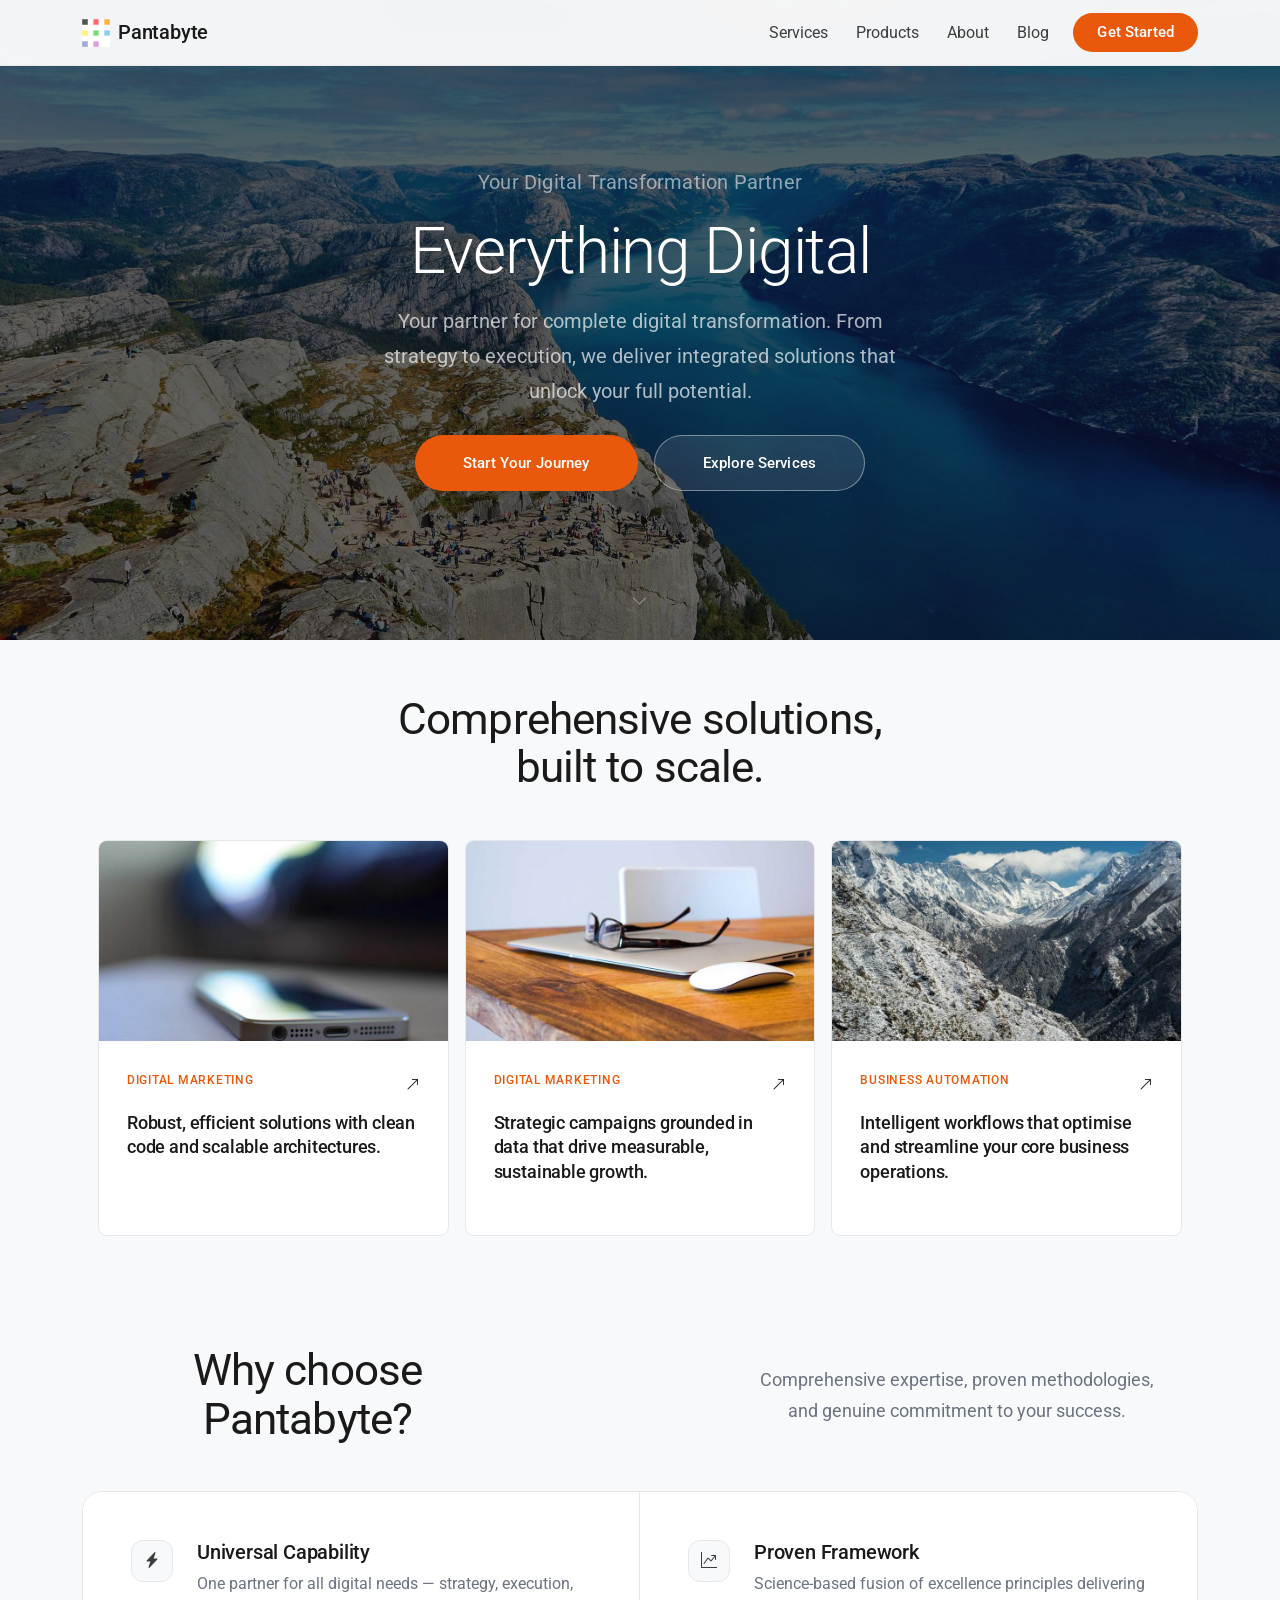
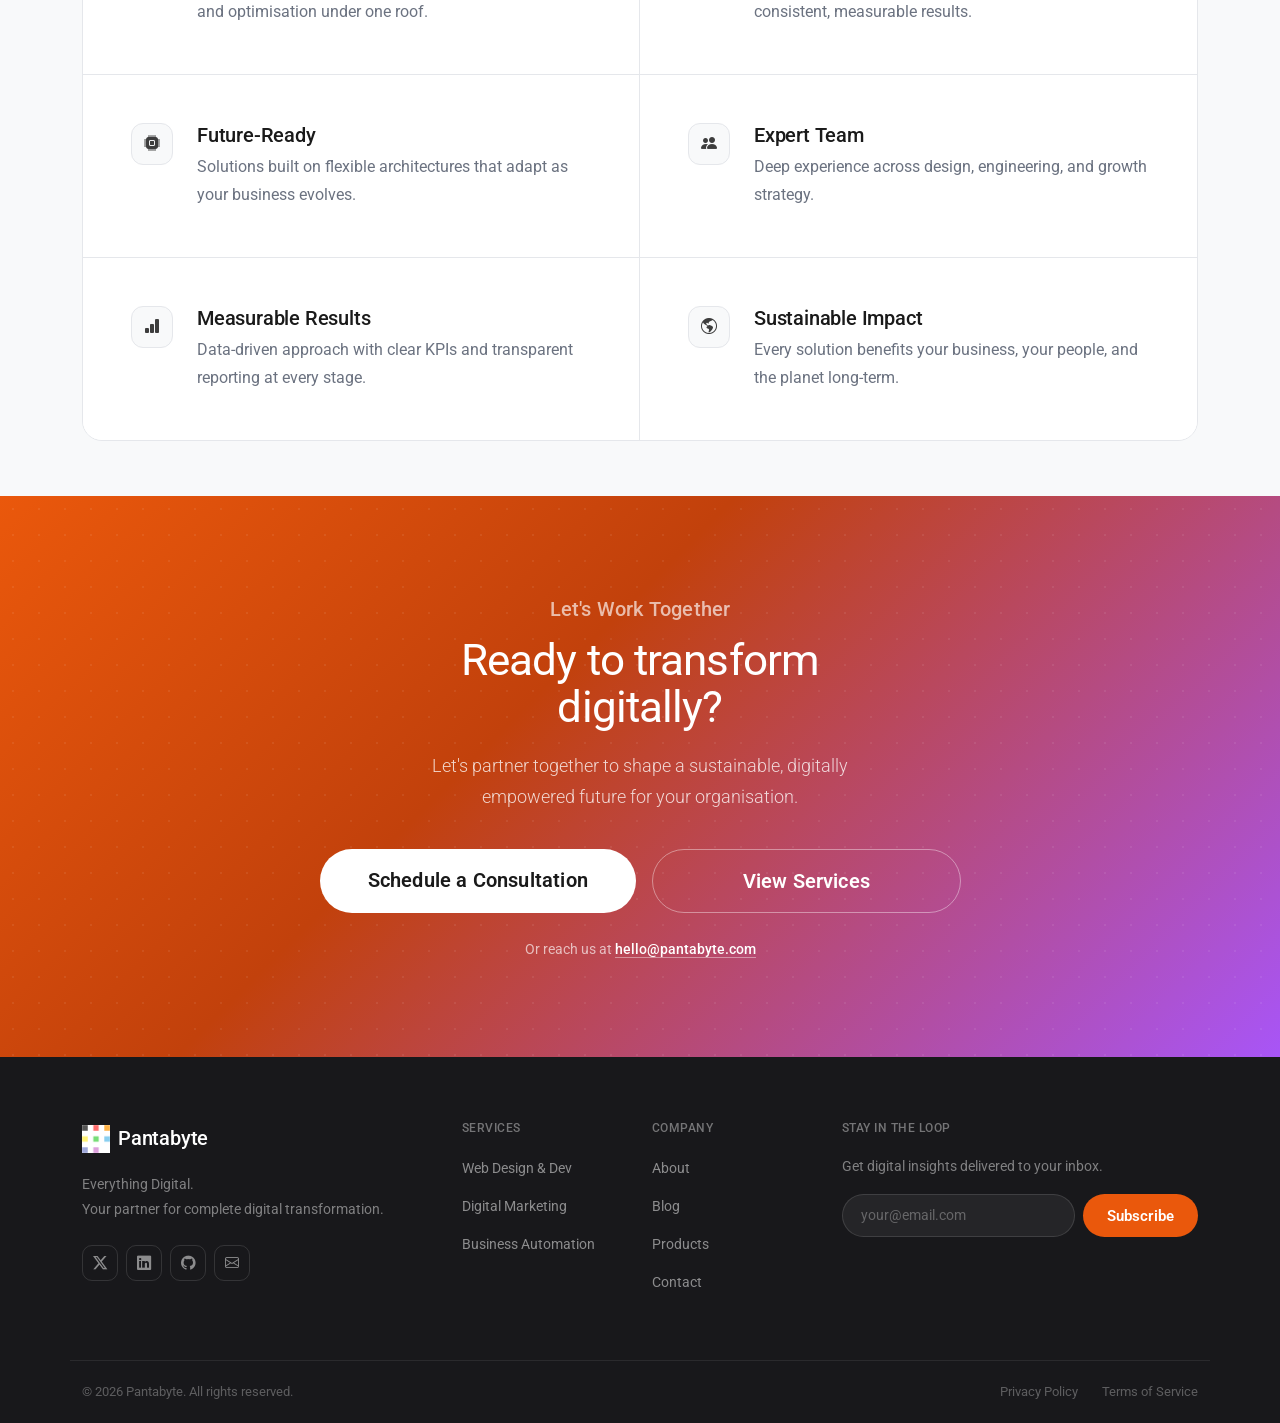
<file: index.html>
<!doctype html>
<html lang="en">
  <head>
    <meta charset="UTF-8" />
    <meta name="viewport" content="width=device-width, initial-scale=1.0" />
    <title>Pantabyte — Everything Digital</title>
    <meta
      name="description"
      content="Digital consulting firm delivering comprehensive solutions from web design to business automation"
    />
    <link rel="icon" type="image/x-icon" href="assets/favicon.ico" />

    <link
      href="https://cdn.jsdelivr.net/npm/bootstrap@5.3.3/dist/css/bootstrap.min.css"
      rel="stylesheet"
    />
    <link
      href="https://cdn.jsdelivr.net/npm/bootstrap-icons@1.11.3/font/bootstrap-icons.min.css"
      rel="stylesheet"
    />
    <link
      href="https://fonts.googleapis.com/css2?family=Plus+Jakarta+Sans:ital,wght@0,300;0,400;0,500;0,600;0,700;0,800;1,300;1,400&display=swap"
      rel="stylesheet"
    />
    <link rel="stylesheet" href="style.css" />
    <link rel="stylesheet" href="home.css" />
  </head>
  <body>
    <nav class="pb-nav navbar navbar-expand-lg">
      <div class="container-xl">
        <a
          href="index.html"
          class="navbar-brand d-flex align-items-center gap-2"
        >
          <img
            src="assets/images/Logo.png"
            alt="Pantabyte"
            class="pb-nav-logo"
          />
          <span class="pb-nav-brand">Pantabyte</span>
        </a>
        <button
          class="navbar-toggler border-0 shadow-none"
          type="button"
          data-bs-toggle="collapse"
          data-bs-target="#pbNav"
        >
          <i class="bi bi-list fs-2 pb-toggler-icon"></i>
        </button>
        <div class="collapse navbar-collapse" id="pbNav">
          <ul
            class="navbar-nav ms-auto align-items-lg-center gap-lg-1 mt-3 mt-lg-0"
          >
            <li class="nav-item">
              <a class="nav-link pb-nav-link" href="services.html">Services</a>
            </li>
            <li class="nav-item">
              <a class="nav-link pb-nav-link" href="products.html">Products</a>
            </li>
            <li class="nav-item">
              <a class="nav-link pb-nav-link" href="about.html">About</a>
            </li>
            <li class="nav-item">
              <a class="nav-link pb-nav-link" href="blog.html">Blog</a>
            </li>
            <li class="nav-item ms-lg-2 mt-2 mt-lg-0">
              <a
                href="contact.html"
                class="btn pb-btn-primary rounded-pill px-4 py-2"
                >Get Started</a
              >
            </li>
          </ul>
        </div>
      </div>
    </nav>

    <div class="pb-hero-wrap" style="padding-top: 0px">
      <section class="pb-hero d-flex align-items-center">
        <div class="pb-hero-overlay"></div>
        <div
          class="pb-scroll-hint"
          onclick="
            document
              .getElementById('contact')
              .scrollIntoView({ behavior: 'smooth' })
          "
        >
          <i class="bi bi-chevron-down"></i>
        </div>
        <div class="container-xl position-relative" style="z-index: 2">
          <div class="row justify-content-center text-center">
            <div class="col-lg-8 col-xl-7">
              <p class="pb-eyebrow">Your Digital Transformation Partner</p>
              <h1 class="pb-hero-h1">
                Everything
                <span class="highlight">Digital</span>
              </h1>
              <p class="pb-hero-desc">
                Your partner for complete digital transformation. From strategy
                to execution, we deliver integrated solutions that unlock your
                full potential.
              </p>
              <div
                class="pb-hero-btns d-flex flex-wrap gap-3 justify-content-center mb-4"
              >
                <button
                  onclick="
                    document
                      .getElementById('contact')
                      .scrollIntoView({ behavior: 'smooth' })
                  "
                  class="btn pb-btn-primary btn-lg rounded-pill px-5 py-3"
                >
                  Start Your Journey
                </button>
                <button
                  onclick="
                    document
                      .getElementById('services')
                      .scrollIntoView({ behavior: 'smooth' })
                  "
                  class="btn pb-btn-ghost btn-lg rounded-pill px-5 py-3"
                >
                  Explore Services
                </button>
              </div>
            </div>
          </div>
        </div>
      </section>
    </div>

    <section id="services" class="pb-section pb-section-gray">
      <div class="container-xl">
        <div class="mb-5 reveal">
          <!-- <p class="pb-label">Our Services</p> -->
          <h2 class="pb-h2">
            Comprehensive solutions,<br /><em>built to scale.</em>
          </h2>
        </div>

        <!-- cards grid -->
        <div class="pb-featured-cards-grid reveal">
          <!-- Card 1 -->
          <!-- <a href="contact.html" class="pb-gcard pb-gcard-featured">
            <div class="pb-gcard-img">
              <img
                src="assets/images/WebDesign.jpg"
                alt="Web Design & Development"
              />
            </div>
            <div class="pb-gcard-body">
              <span class="pb-gcard-cat">Web Design &amp; Development</span>
              <h3 class="pb-gcard-title">
                Robust, efficient solutions with clean code and scalable
                architectures.
              </h3>
              <div class="pb-gcard-tags">
                <span class="pb-gcard-tag">UI/UX Design</span>
                <span class="pb-gcard-tag">React &amp; Next.js</span>
                <span class="pb-gcard-tag">CMS</span>
                <span class="pb-gcard-tag">E-commerce</span>
              </div>
              <span class="pb-gcard-link"
                >Learn more <i class="bi bi-arrow-right"></i
              ></span>
            </div>
          </a> -->

          <!-- Card 2 -->
          <a href="contact.html" class="pb-gcard">
            <div class="pb-gcard-img">
              <img
                src="assets/images/WebDesign.jpg"
                alt="Web Design & Development"
              />
            </div>
            <div class="pb-gcard-body">
              <div class="pb-gcard-cat-row">
                <span class="pb-gcard-cat">Digital Marketing</span>
                <span class="pb-gcard-link">
                  <i class="bi bi-arrow-up-right"></i>
                </span>
              </div>
              <h3 class="pb-gcard-title">
                Robust, efficient solutions with clean code and scalable
                architectures.
              </h3>
              <!-- <div class="pb-gcard-tags">
                <span class="pb-gcard-tag">UI/UX Design</span>
                <span class="pb-gcard-tag">React &amp; Next.js</span>
                <span class="pb-gcard-tag">CMS</span>
                <span class="pb-gcard-tag">E-commerce</span>
              </div> -->
            </div>
          </a>

          <a href="contact.html" class="pb-gcard">
            <div class="pb-gcard-img">
              <img
                src="assets/images/DigitalMarketing.jpg"
                alt="Digital Marketing"
              />
            </div>
            <div class="pb-gcard-body">
              <div class="pb-gcard-cat-row">
                <span class="pb-gcard-cat">Digital Marketing</span>
                <span class="pb-gcard-link">
                  <i class="bi bi-arrow-up-right"></i>
                </span>
              </div>
              <h3 class="pb-gcard-title">
                Strategic campaigns grounded in data that drive measurable,
                sustainable growth.
              </h3>
              <!-- <div class="pb-gcard-tags">
              <span class="pb-gcard-tag">SEO</span>
              <span class="pb-gcard-tag">Paid Ads</span>
              <span class="pb-gcard-tag">Social Media</span>
            </div> -->
            </div>
          </a>

          <a href="contact.html" class="pb-gcard">
            <div class="pb-gcard-img">
              <img
                src="assets/images/BusinessAutomation.jpg"
                alt="Business Automation"
              />
            </div>
            <div class="pb-gcard-body">
              <div class="pb-gcard-cat-row">
                <span class="pb-gcard-cat">Business Automation</span>
                <span class="pb-gcard-link">
                  <i class="bi bi-arrow-up-right"></i>
                </span>
              </div>
              <h3 class="pb-gcard-title">
                Intelligent workflows that optimise and streamline your core
                business operations.
              </h3>
              <!-- <div class="pb-gcard-tags">
                <span class="pb-gcard-tag">AI Workflows</span>
                <span class="pb-gcard-tag">Zapier / Make</span>
                <span class="pb-gcard-tag">CRM</span>
              </div> -->
            </div>
          </a>
        </div>
      </div>
    </section>

    <!-- <section id="philosophy" class="pb-section pb-section-white">
      <div class="container-xl">
        <div class="mb-5 reveal">
          <p class="pb-label">How We Think</p>
          <h2 class="pb-h2">
            A philosophy built<br /><em>for lasting impact.</em>
          </h2>
        </div>

        <div class="row g-4">
          <div class="col-lg-4 reveal reveal-d1">
            <div class="pb-pillar pb-pillar-light h-100 p-4 p-lg-5 rounded-4">
              <div class="pb-pill-icon mb-4">
                <i class="bi bi-people-fill"></i>
              </div>
              <p class="pb-pill-num">01</p>
              <h4 class="pb-pill-h">People + Process</h4>
              <p class="pb-pill-p">
                Streamlined workflows that empower teams, eliminate waste, and
                create human-centred outcomes at scale.
              </p>
            </div>
          </div>
          <div class="col-lg-4 reveal reveal-d2">
            <div class="pb-pillar pb-pillar-dark h-100 p-4 p-lg-5 rounded-4">
              <div class="pb-pill-icon pb-pill-icon-dark mb-4">
                <i class="bi bi-cpu-fill"></i>
              </div>
              <p class="pb-pill-num pb-pill-num-dark">02</p>
              <h4 class="pb-pill-h pb-pill-h-dark">Cutting-Edge Technology</h4>
              <p class="pb-pill-p pb-pill-p-dark">
                AI, automation, and modern platforms that amplify your impact
                and keep you ahead of the competition.
              </p>
            </div>
          </div>
          <div class="col-lg-4 reveal reveal-d3">
            <div class="pb-pillar pb-pillar-light h-100 p-4 p-lg-5 rounded-4">
              <div class="pb-pill-icon mb-4">
                <i class="bi bi-globe-americas"></i>
              </div>
              <p class="pb-pill-num">03</p>
              <h4 class="pb-pill-h">Sustainability (ESG)</h4>
              <p class="pb-pill-p">
                Environmental stewardship and social responsibility embedded in
                every engagement we undertake.
              </p>
            </div>
          </div>
        </div>
      </div>
    </section> -->

    <section id="why" class="pb-section pb-section-gray">
      <div class="container-xl">
        <div class="row mb-5 align-items-end reveal">
          <div class="col-lg-5">
            <!-- <p class="pb-label">The Pantabyte Edge</p> -->
            <h2 class="pb-h2">Why choose<br /><em>Pantabyte?</em></h2>
          </div>
          <div class="col-lg-5 ms-auto">
            <p class="pb-section-sub">
              Comprehensive expertise, proven methodologies, and genuine
              commitment to your success.
            </p>
          </div>
        </div>

        <div class="pb-why-grid reveal">
          <div class="pb-why-cell d-flex gap-4 p-4 p-lg-5">
            <div class="pb-wi flex-shrink-0">
              <i class="bi bi-lightning-charge-fill"></i>
            </div>
            <div>
              <h5 class="pb-wh">Universal Capability</h5>
              <p class="pb-wp">
                One partner for all digital needs — strategy, execution, and
                optimisation under one roof.
              </p>
            </div>
          </div>
          <div class="pb-why-cell d-flex gap-4 p-4 p-lg-5">
            <div class="pb-wi flex-shrink-0">
              <i class="bi bi-graph-up-arrow"></i>
            </div>
            <div>
              <h5 class="pb-wh">Proven Framework</h5>
              <p class="pb-wp">
                Science-based fusion of excellence principles delivering
                consistent, measurable results.
              </p>
            </div>
          </div>
          <div class="pb-why-cell d-flex gap-4 p-4 p-lg-5">
            <div class="pb-wi flex-shrink-0">
              <i class="bi bi-cpu-fill"></i>
            </div>
            <div>
              <h5 class="pb-wh">Future-Ready</h5>
              <p class="pb-wp">
                Solutions built on flexible architectures that adapt as your
                business evolves.
              </p>
            </div>
          </div>
          <div class="pb-why-cell d-flex gap-4 p-4 p-lg-5">
            <div class="pb-wi flex-shrink-0">
              <i class="bi bi-people-fill"></i>
            </div>
            <div>
              <h5 class="pb-wh">Expert Team</h5>
              <p class="pb-wp">
                Deep experience across design, engineering, and growth strategy.
              </p>
            </div>
          </div>
          <div class="pb-why-cell pb-why-cell-nb d-flex gap-4 p-4 p-lg-5">
            <div class="pb-wi flex-shrink-0">
              <i class="bi bi-bar-chart-fill"></i>
            </div>
            <div>
              <h5 class="pb-wh">Measurable Results</h5>
              <p class="pb-wp">
                Data-driven approach with clear KPIs and transparent reporting
                at every stage.
              </p>
            </div>
          </div>
          <div class="pb-why-cell pb-why-cell-nb d-flex gap-4 p-4 p-lg-5">
            <div class="pb-wi flex-shrink-0">
              <i class="bi bi-globe-americas"></i>
            </div>
            <div>
              <h5 class="pb-wh">Sustainable Impact</h5>
              <p class="pb-wp">
                Every solution benefits your business, your people, and the
                planet long-term.
              </p>
            </div>
          </div>
        </div>
      </div>
    </section>

    <section id="contact" class="pb-cta-section">
      <div class="pb-cta-dots"></div>
      <div class="container-xl position-relative" style="z-index: 1">
        <div class="row justify-content-center text-center py-7">
          <div class="col-lg-7 reveal">
            <p class="pb-label pb-label-light">Let's Work Together</p>
            <h2 class="pb-cta-h">
              Ready to transform<br /><em>digitally?</em>
            </h2>
            <p class="pb-cta-sub">
              Let's partner together to shape a sustainable, digitally empowered
              future for your organisation.
            </p>
            <div
              class="d-flex flex-column flex-sm-row gap-3 justify-content-center mb-4"
            >
              <a
                href="contact.html"
                class="btn pb-btn-white btn-lg rounded-pill px-5 py-3 fw-semibold"
              >
                Schedule a Consultation
              </a>
              <a
                href="services.html"
                class="btn pb-btn-ghost-h btn-lg rounded-pill px-5 py-3 fw-semibold flex-fill"
              >
                View Services
              </a>
            </div>
            <p class="pb-cta-email">
              Or reach us at
              <a href="mailto:hello@pantabyte.com">hello@pantabyte.com</a>
            </p>
          </div>
        </div>
      </div>
    </section>

    <!-- footer -->
    <footer class="pb-footer">
      <div class="container-xl">
        <div class="pb-footer-top row gy-5">
          <div class="col-lg-4">
            <div class="d-flex align-items-center gap-2 mb-3">
              <img
                src="assets/images/Logo.png"
                alt="Pantabyte"
                style="height: 28px"
              />
              <span class="pb-nav-brand" style="color: #fff">Pantabyte</span>
            </div>
            <p class="pb-footer-muted">
              Everything Digital.<br />Your partner for complete digital
              transformation.
            </p>
            <div class="d-flex gap-2 mt-4">
              <a href="#" class="pb-social"><i class="bi bi-twitter-x"></i></a>
              <a href="#" class="pb-social"><i class="bi bi-linkedin"></i></a>
              <a href="#" class="pb-social"><i class="bi bi-github"></i></a>
              <a href="mailto:hello@pantabyte.com" class="pb-social"
                ><i class="bi bi-envelope"></i
              ></a>
            </div>
          </div>
          <div class="col-6 col-lg-2">
            <h6 class="pb-footer-head">Services</h6>
            <ul class="list-unstyled pb-flinks">
              <li><a href="services.html">Web Design &amp; Dev</a></li>
              <li><a href="services.html">Digital Marketing</a></li>
              <li><a href="services.html">Business Automation</a></li>
            </ul>
          </div>
          <div class="col-6 col-lg-2">
            <h6 class="pb-footer-head">Company</h6>
            <ul class="list-unstyled pb-flinks">
              <li><a href="about.html">About</a></li>
              <li><a href="blog.html">Blog</a></li>
              <li><a href="products.html">Products</a></li>
              <li><a href="contact.html">Contact</a></li>
            </ul>
          </div>
          <div class="col-lg-4">
            <h6 class="pb-footer-head">Stay in the loop</h6>
            <p class="pb-footer-muted small mb-3">
              Get digital insights delivered to your inbox.
            </p>
            <div class="d-flex gap-2">
              <input
                type="email"
                class="form-control pb-footer-input"
                placeholder="your@email.com"
              />
              <button
                class="btn pb-btn-primary rounded-pill px-4 fw-semibold flex-shrink-0"
              >
                Subscribe
              </button>
            </div>
          </div>
        </div>

        <!-- footer bottom bar -->
        <div class="pb-footer-bottom">
          <p class="mb-0 pb-footer-copy">
            &copy; <span id="year"></span> Pantabyte. All rights reserved.
          </p>
          <div class="pb-footer-bottom-links">
            <a href="privacy-policy.html" class="pb-footer-bl"
              >Privacy Policy</a
            >
            <a href="#" class="pb-footer-bl">Terms of Service</a>
          </div>
        </div>
      </div>
    </footer>

    <script src="https://cdn.jsdelivr.net/npm/bootstrap@5.3.3/dist/js/bootstrap.bundle.min.js"></script>
    <script src="script.js"></script>
  </body>
</html>
</file>
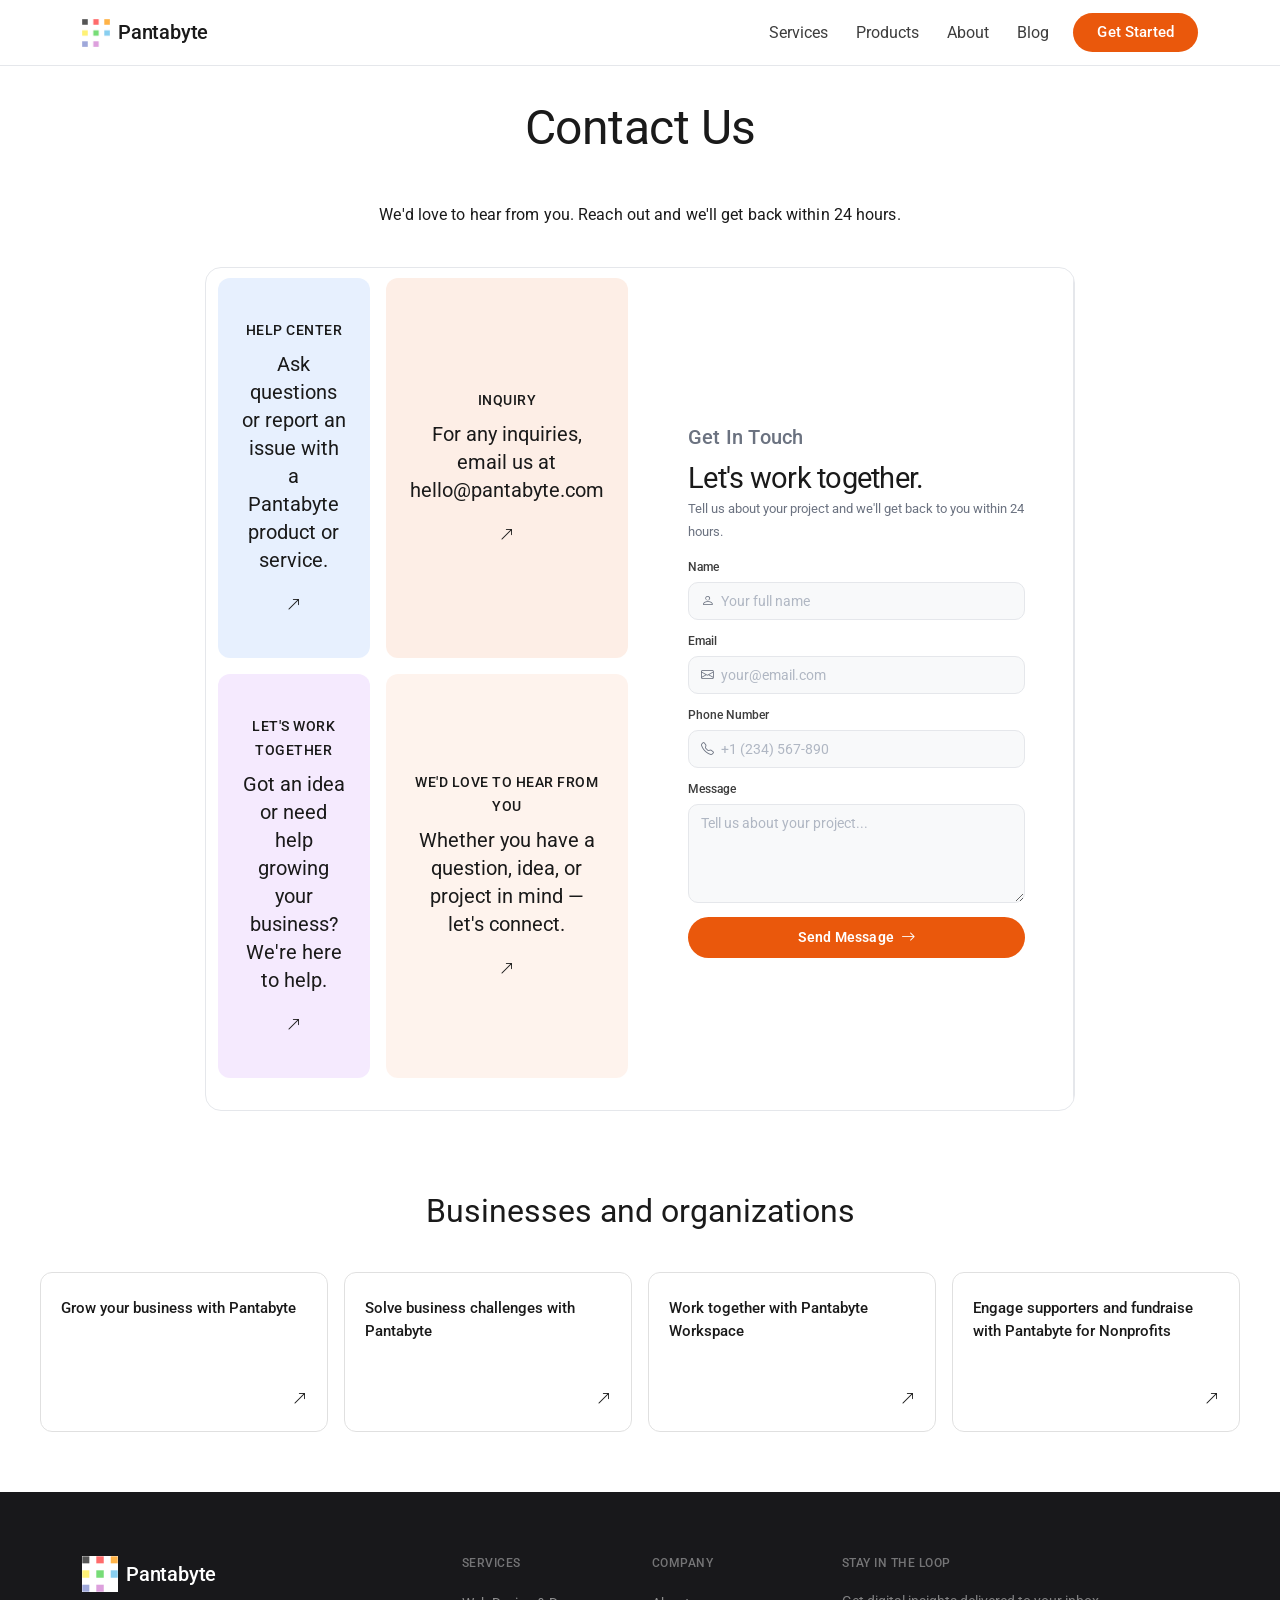
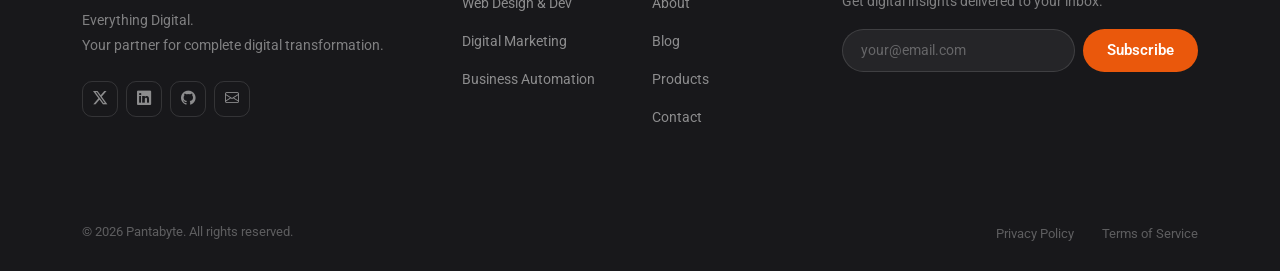
<file: contact.html>
<!doctype html>
<html lang="en">
  <head>
    <meta charset="UTF-8" />
    <meta name="viewport" content="width=device-width, initial-scale=1.0" />
    <title>Contact — Pantabyte</title>
    <meta name="description" content="Get in touch with the Pantabyte team." />
    <link rel="icon" type="image/x-icon" href="assets/favicon.ico" />
    <link
      href="https://cdn.jsdelivr.net/npm/bootstrap@5.3.3/dist/css/bootstrap.min.css"
      rel="stylesheet"
    />
    <link
      href="https://cdn.jsdelivr.net/npm/bootstrap-icons@1.11.3/font/bootstrap-icons.min.css"
      rel="stylesheet"
    />
    <link
      href="https://fonts.googleapis.com/css2?family=Plus+Jakarta+Sans:ital,wght@0,300;0,400;0,500;0,600;0,700;0,800;1,300;1,400&display=swap"
      rel="stylesheet"
    />
    <link rel="stylesheet" href="style.css" />
    <link rel="stylesheet" href="contact.css" />
  </head>
  <body>
    <!-- Navbar -->
    <nav class="pb-nav navbar navbar-expand-lg">
      <div class="container-xl">
        <a
          href="index.html"
          class="navbar-brand d-flex align-items-center gap-2"
        >
          <img
            src="assets/images/Logo.png"
            alt="Pantabyte"
            class="pb-nav-logo"
          />
          <span class="pb-nav-brand">Pantabyte</span>
        </a>
        <button
          class="navbar-toggler border-0 shadow-none"
          type="button"
          data-bs-toggle="collapse"
          data-bs-target="#pbNav"
        >
          <i class="bi bi-list fs-2 pb-toggler-icon"></i>
        </button>
        <div class="collapse navbar-collapse" id="pbNav">
          <ul
            class="navbar-nav ms-auto align-items-lg-center gap-lg-1 mt-3 mt-lg-0"
          >
            <li class="nav-item">
              <a class="nav-link pb-nav-link" href="services.html">Services</a>
            </li>
            <li class="nav-item">
              <a class="nav-link pb-nav-link" href="products.html">Products</a>
            </li>
            <li class="nav-item">
              <a class="nav-link pb-nav-link" href="about.html">About</a>
            </li>
            <li class="nav-item">
              <a class="nav-link pb-nav-link" href="blog.html">Blog</a>
            </li>
            <li class="nav-item ms-lg-2 mt-2 mt-lg-0">
              <a
                href="contact.html"
                class="btn pb-btn-primary rounded-pill px-4 py-2"
                >Get Started</a
              >
            </li>
          </ul>
        </div>
      </div>
    </nav>

    <!-- 1. Page heading -->
    <div class="pb-product-category-contact reveal">
      <h2 class="pb-contact-cat-title">Contact Us</h2>
      <p class="pb-contact-sub">
        We'd love to hear from you. Reach out and we'll get back within 24
        hours.
      </p>
    </div>

    <!-- 2. Contact form box (TOP) -->
    <section class="pb-contact-box rounded-4 overflow-hidden row g-0 reveal">
      <!-- Bento grid (left) -->
      <div class="col-lg-6 d-lg-flex align-items-center justify-content-center">
        <div class="page-wrap pb-bento-contact w-100">
          <div class="bento-grid-contact">
            <article
              class="bento-card-contact pb-bento-contact-card-search reveal"
            >
              <h3>Help center</h3>
              <p>
                Ask questions or report an issue with a Pantabyte product or
                service.
              </p>
              <a
                href="contact.html"
                aria-label="Open Workflow Automation details"
              >
                <span class="pb-gcard-link">
                  <i class="bi bi-arrow-up-right"></i>
                </span>
              </a>
            </article>

            <article
              class="bento-card-contact pb-bento-contact-card-works reveal"
            >
              <h3>Inquiry</h3>
              <p>For any inquiries, email us at hello@pantabyte.com</p>
              <a href="contact.html" aria-label="Open AI Integration details">
                <span class="pb-gcard-link">
                  <i class="bi bi-arrow-up-right"></i>
                </span>
              </a>
            </article>

            <article class="bento-card-contact pb-bento-contact-card-ai reveal">
              <h3>Let's Work Together</h3>
              <p>
                Got an idea or need help growing your business? We're here to
                help.
              </p>
              <a href="contact.html" aria-label="Open CRM Setup details">
                <span class="pb-gcard-link">
                  <i class="bi bi-arrow-up-right"></i>
                </span>
              </a>
            </article>

            <article
              class="bento-card-contact pb-bento-contact-card-lens reveal"
            >
              <h3>We'd Love to Hear From You</h3>
              <p>
                Whether you have a question, idea, or project in mind — let's
                connect.
              </p>
              <a
                href="contact.html"
                aria-label="Open System Integration details"
              >
                <span class="pb-gcard-link">
                  <i class="bi bi-arrow-up-right"></i>
                </span>
              </a>
            </article>
          </div>
        </div>
      </div>

      <!-- Form (right) -->
      <div class="col-lg-6 p-4 p-lg-5 pb-contact-left">
        <p class="pb-label mb-2">Get In Touch</p>
        <h2 class="pb-form-title mb-1">Let's work together.</h2>
        <p class="pb-form-sub mb-4">
          Tell us about your project and we'll get back to you within 24 hours.
        </p>
        <div class="d-flex flex-column gap-3">
          <div>
            <label class="pb-form-label">Name</label>
            <div class="pb-input-icon-wrap">
              <i class="bi bi-person pb-input-icon"></i>
              <input
                type="text"
                class="form-control pb-input pb-input-icon-pad"
                placeholder="Your full name"
              />
            </div>
          </div>
          <div>
            <label class="pb-form-label">Email</label>
            <div class="pb-input-icon-wrap">
              <i class="bi bi-envelope pb-input-icon"></i>
              <input
                type="email"
                class="form-control pb-input pb-input-icon-pad"
                placeholder="your@email.com"
              />
            </div>
          </div>
          <div>
            <label class="pb-form-label">Phone Number</label>
            <div class="pb-input-icon-wrap">
              <i class="bi bi-telephone pb-input-icon"></i>
              <input
                type="tel"
                class="form-control pb-input pb-input-icon-pad"
                placeholder="+1 (234) 567-890"
              />
            </div>
          </div>
          <div>
            <label class="pb-form-label">Message</label>
            <textarea
              class="form-control pb-input"
              rows="4"
              placeholder="Tell us about your project..."
            ></textarea>
          </div>
          <button
            class="btn pb-btn-primary btn-lg rounded-pill px-5 py-3 fw-semibold w-100 mt-1"
          >
            Send Message <i class="bi bi-arrow-right ms-1"></i>
          </button>
        </div>
      </div>
    </section>

    <!-- 3. Businesses and organizations (BOTTOM) -->
    <h2 class="card-header reveal">Businesses and organizations</h2>
    <div class="cards-grid">
      <div class="card reveal">
        <h3>Grow your business with Pantabyte</h3>
        <a href="#" class="card-link">
          <span class="pb-gcard-link">
            <i class="bi bi-arrow-up-right"></i>
          </span>
        </a>
      </div>

      <div class="card reveal">
        <h3>Solve business challenges with Pantabyte</h3>
        <a href="#" class="card-link">
          <span class="pb-gcard-link">
            <i class="bi bi-arrow-up-right"></i>
          </span>
        </a>
      </div>

      <div class="card reveal">
        <h3>Work together with Pantabyte Workspace</h3>
        <a href="#" class="card-link">
          <span class="pb-gcard-link">
            <i class="bi bi-arrow-up-right"></i>
          </span>
        </a>
      </div>

      <div class="card reveal">
        <h3>Engage supporters and fundraise with Pantabyte for Nonprofits</h3>
        <a href="#" class="card-link">
          <span class="pb-gcard-link">
            <i class="bi bi-arrow-up-right"></i>
          </span>
        </a>
      </div>
    </div>

    <!-- Footer -->
    <footer class="pb-footer">
      <div class="container-xl">
        <div class="row gy-5 pb-5">
          <div class="col-lg-4">
            <div class="d-flex align-items-center gap-2 mb-3">
              <img
                src="assets/images/Logo.png"
                alt="Pantabyte"
                style="height: 36px"
              />
              <span class="pb-nav-brand" style="color: #fff">Pantabyte</span>
            </div>
            <p class="pb-footer-muted">
              Everything Digital.<br />Your partner for complete digital
              transformation.
            </p>
            <div class="d-flex gap-2 mt-4">
              <a href="#" class="pb-social"><i class="bi bi-twitter-x"></i></a>
              <a href="#" class="pb-social"><i class="bi bi-linkedin"></i></a>
              <a href="#" class="pb-social"><i class="bi bi-github"></i></a>
              <a href="mailto:hello@pantabyte.com" class="pb-social"
                ><i class="bi bi-envelope"></i
              ></a>
            </div>
          </div>
          <div class="col-6 col-lg-2">
            <h6 class="pb-footer-head">Services</h6>
            <ul class="list-unstyled pb-flinks">
              <li><a href="services.html">Web Design &amp; Dev</a></li>
              <li><a href="services.html">Digital Marketing</a></li>
              <li><a href="services.html">Business Automation</a></li>
            </ul>
          </div>
          <div class="col-6 col-lg-2">
            <h6 class="pb-footer-head">Company</h6>
            <ul class="list-unstyled pb-flinks">
              <li><a href="about.html">About</a></li>
              <li><a href="blog.html">Blog</a></li>
              <li><a href="products.html">Products</a></li>
              <li><a href="contact.html">Contact</a></li>
            </ul>
          </div>
          <div class="col-lg-4">
            <h6 class="pb-footer-head">Stay in the loop</h6>
            <p class="pb-footer-muted small mb-3">
              Get digital insights delivered to your inbox.
            </p>
            <div class="d-flex gap-2">
              <input
                type="email"
                class="form-control pb-footer-input"
                placeholder="your@email.com"
              />
              <button
                class="btn pb-btn-primary rounded-pill px-4 fw-semibold flex-shrink-0"
              >
                Subscribe
              </button>
            </div>
          </div>
        </div>
        <div
          class="d-flex flex-column flex-md-row justify-content-between align-items-center py-4"
        >
          <p class="mb-0 pb-footer-copy">
            &copy; <span id="year"></span> Pantabyte. All rights reserved.
          </p>
          <div class="mt-2 mt-md-0">
            <a href="privacy-policy.html" class="pb-footer-bl"
              >Privacy Policy</a
            >
            <a href="#" class="pb-footer-bl ms-4">Terms of Service</a>
          </div>
        </div>
      </div>
    </footer>

    <script src="https://cdn.jsdelivr.net/npm/bootstrap@5.3.3/dist/js/bootstrap.bundle.min.js"></script>
    <script src="script.js"></script>
  </body>
</html>
</file>
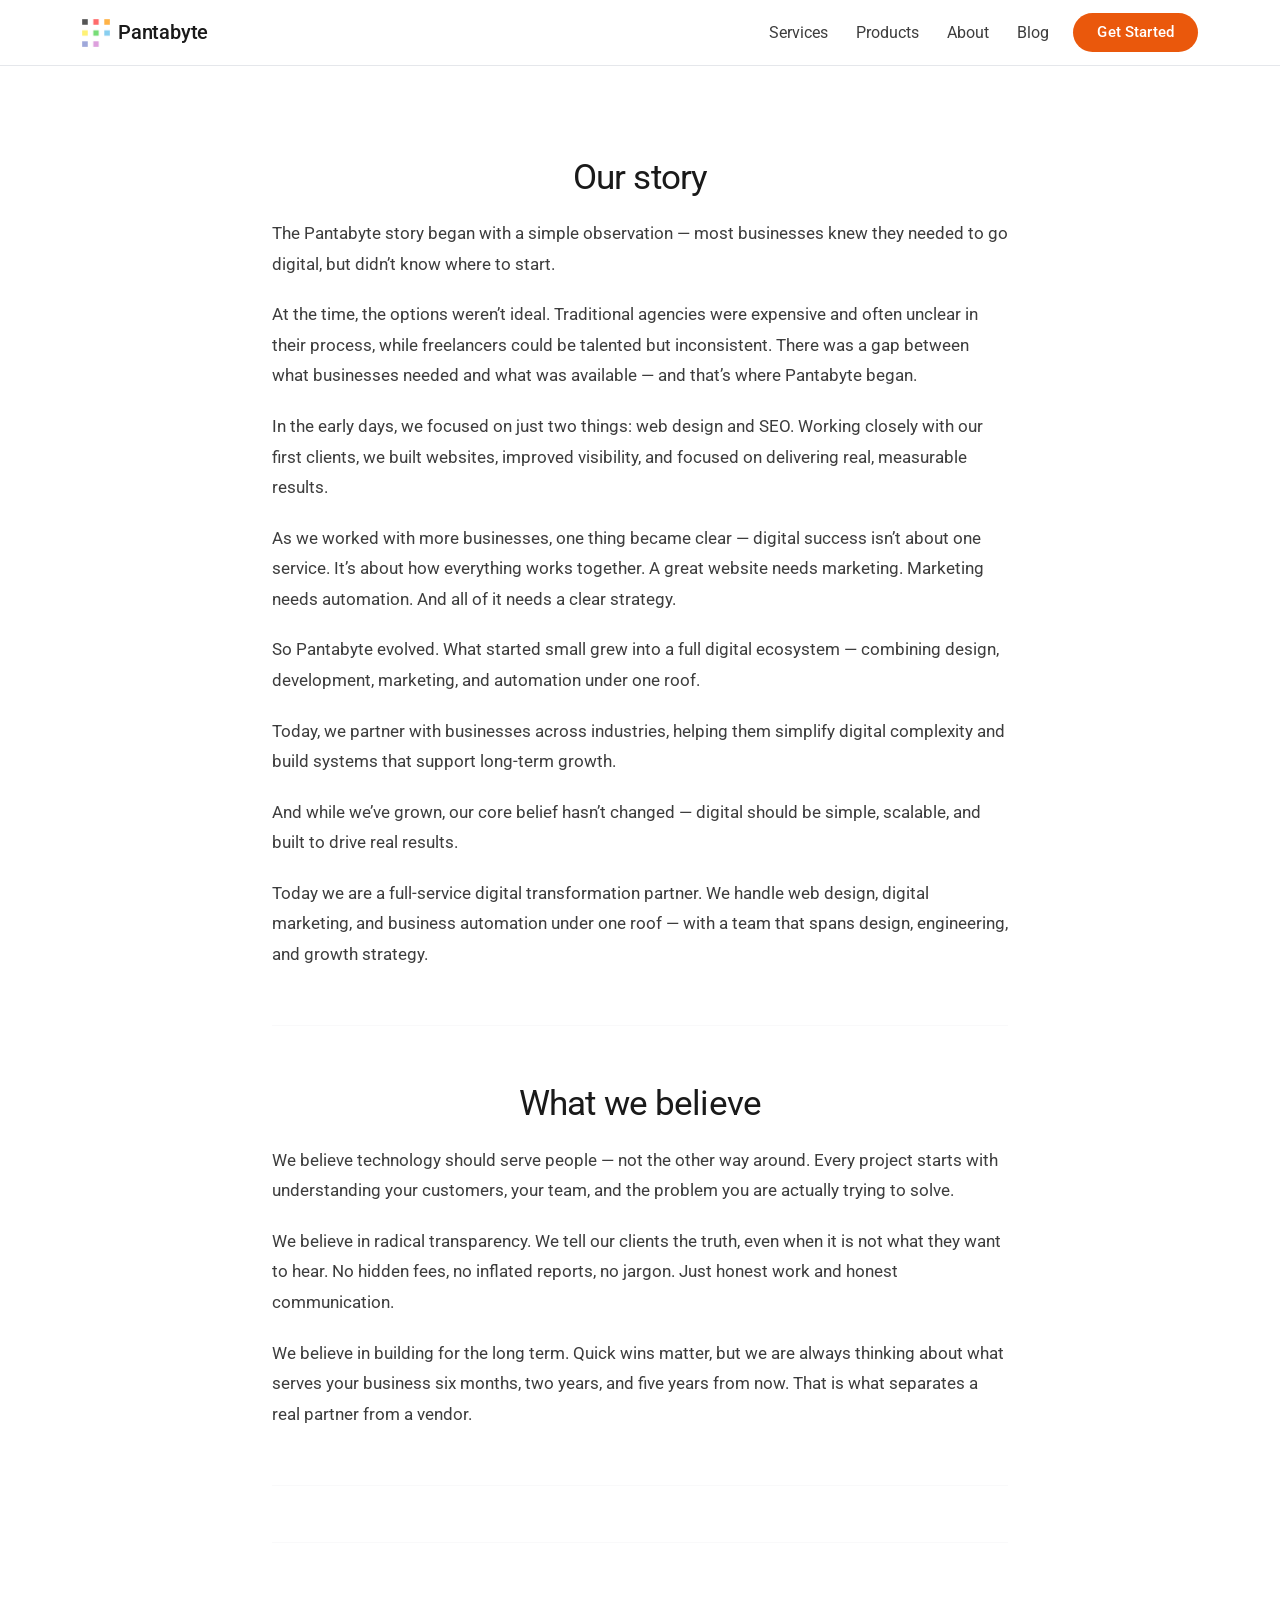
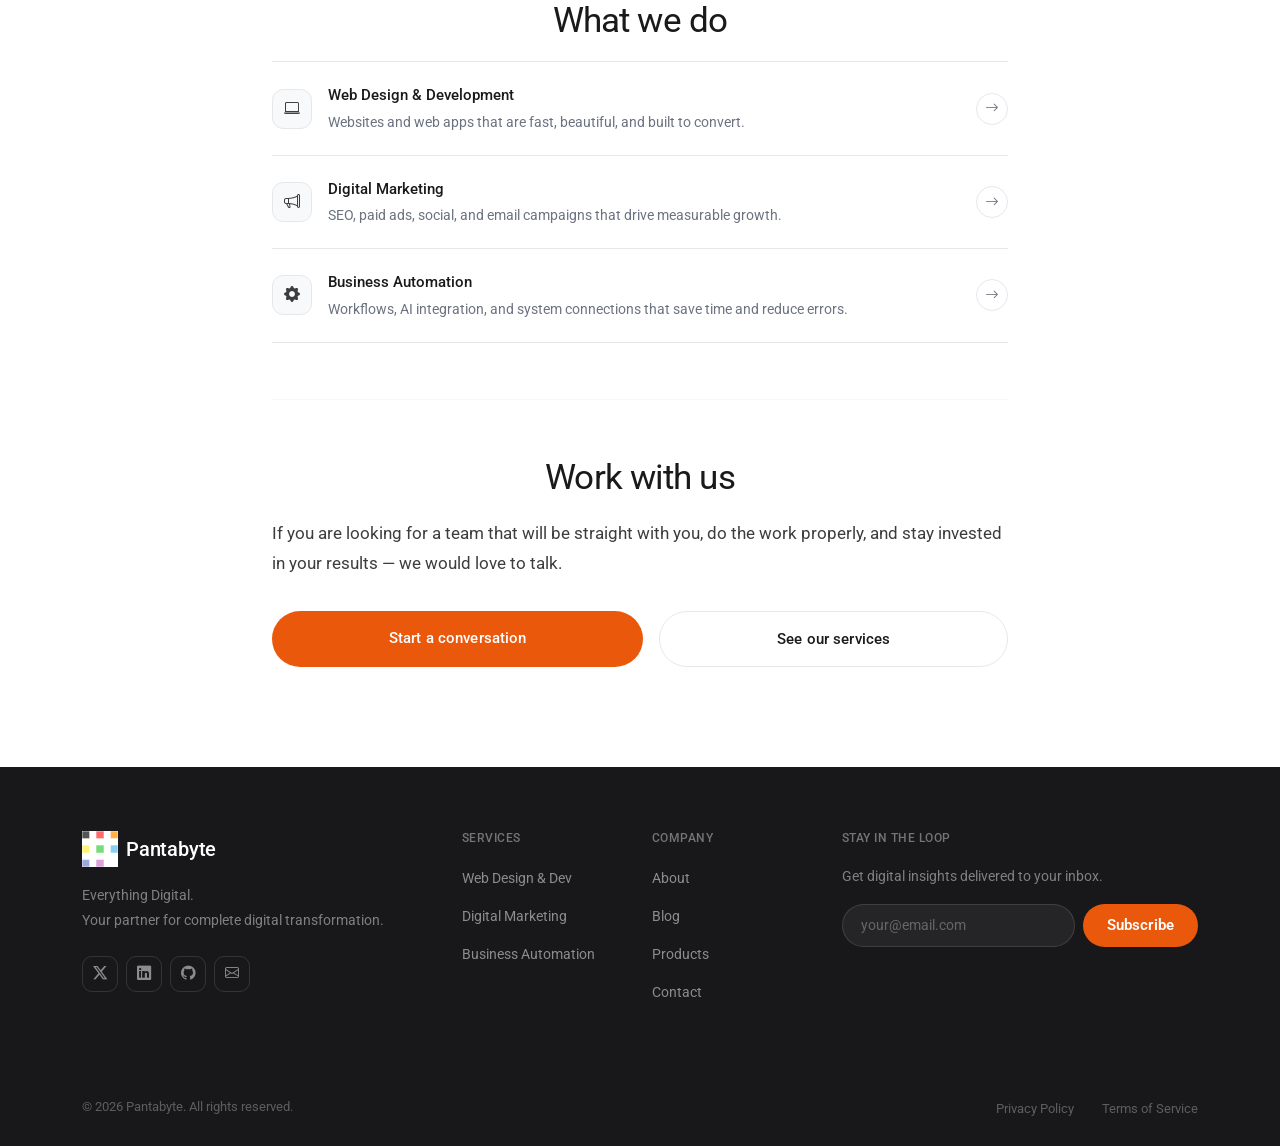
<file: our-story.html>
<!doctype html>
<html lang="en">
  <head>
    <meta charset="UTF-8" />
    <meta name="viewport" content="width=device-width, initial-scale=1.0" />
    <title>About — Pantabyte</title>
    <meta
      name="description"
      content="Learn about Pantabyte — who we are, what we believe, and why we do what we do."
    />
    <link rel="icon" type="image/x-icon" href="assets/favicon.ico" />
    <link
      href="https://cdn.jsdelivr.net/npm/bootstrap@5.3.3/dist/css/bootstrap.min.css"
      rel="stylesheet"
    />
    <link
      href="https://cdn.jsdelivr.net/npm/bootstrap-icons@1.11.3/font/bootstrap-icons.min.css"
      rel="stylesheet"
    />
    <link
      href="https://fonts.googleapis.com/css2?family=Plus+Jakarta+Sans:ital,wght@0,300;0,400;0,500;0,600;0,700;0,800;1,300;1,400&display=swap"
      rel="stylesheet"
    />
    <link rel="stylesheet" href="style.css" />
    <link rel="stylesheet" href="our-story.css" />
  </head>
  <body>
    <!-- Navbar -->
    <nav class="pb-nav navbar navbar-expand-lg">
      <div class="container-xl">
        <a
          href="index.html"
          class="navbar-brand d-flex align-items-center gap-2"
        >
          <img
            src="assets/images/Logo.png"
            alt="Pantabyte"
            class="pb-nav-logo"
          />
          <span class="pb-nav-brand">Pantabyte</span>
        </a>
        <button
          class="navbar-toggler border-0 shadow-none"
          type="button"
          data-bs-toggle="collapse"
          data-bs-target="#pbNav"
        >
          <i class="bi bi-list fs-2 pb-toggler-icon"></i>
        </button>
        <div class="collapse navbar-collapse" id="pbNav">
          <ul
            class="navbar-nav ms-auto align-items-lg-center gap-lg-1 mt-3 mt-lg-0"
          >
            <li class="nav-item">
              <a class="nav-link pb-nav-link" href="services.html">Services</a>
            </li>
            <li class="nav-item">
              <a class="nav-link pb-nav-link" href="products.html">Products</a>
            </li>
            <li class="nav-item">
              <a class="nav-link pb-nav-link" href="about.html">About</a>
            </li>
            <li class="nav-item">
              <a class="nav-link pb-nav-link" href="blog.html">Blog</a>
            </li>
            <li class="nav-item ms-lg-2 mt-2 mt-lg-0">
              <a
                href="contact.html"
                class="btn pb-btn-primary rounded-pill px-4 py-2"
                >Get Started</a
              >
            </li>
          </ul>
        </div>
      </div>
    </nav>

    <!-- About -->
    <main class="pb-about-simple">
      <div class="container-xl">
        <div class="row justify-content-center">
             <div class="container-xl">

        <div class="row justify-content-center">
          <div class="col-lg-8">
            <h2 class="pb-as-h2 text-center reveal">Our story</h2>
          <p class="pb-as-p reveal">
          The Pantabyte story began with a simple observation — most businesses knew they needed to go digital, but didn’t know where to start.
        </p>

        <p class="pb-as-p reveal">
          At the time, the options weren’t ideal. Traditional agencies were expensive and often unclear in their process, while freelancers could be talented but inconsistent. There was a gap between what businesses needed and what was available — and that’s where Pantabyte began.
        </p>

        <p class="pb-as-p reveal">
          In the early days, we focused on just two things: web design and SEO. Working closely with our first clients, we built websites, improved visibility, and focused on delivering real, measurable results.
        </p>

        <p class="pb-as-p reveal">
          As we worked with more businesses, one thing became clear — digital success isn’t about one service. It’s about how everything works together. A great website needs marketing. Marketing needs automation. And all of it needs a clear strategy.
        </p>

        <p class="pb-as-p reveal">
          So Pantabyte evolved. What started small grew into a full digital ecosystem — combining design, development, marketing, and automation under one roof.
        </p>

        <p class="pb-as-p reveal">
          Today, we partner with businesses across industries, helping them simplify digital complexity and build systems that support long-term growth.
        </p>

        <p class="pb-as-p reveal">
          And while we’ve grown, our core belief hasn’t changed — digital should be simple, scalable, and built to drive real results.
        </p>

            <p class="pb-as-p reveal">
              Today we are a full-service digital transformation partner. We
              handle web design, digital marketing, and business automation
              under one roof — with a team that spans design, engineering, and
              growth strategy.
            </p>

            <hr class="pb-as-divider" />

            <h2 class="pb-as-h2 reveal text-center">What we believe</h2>
            <p class="pb-as-p reveal">
              We believe technology should serve people — not the other way
              around. Every project starts with understanding your customers,
              your team, and the problem you are actually trying to solve.
            </p>
            <p class="pb-as-p reveal">
              We believe in radical transparency. We tell our clients the truth,
              even when it is not what they want to hear. No hidden fees, no
              inflated reports, no jargon. Just honest work and honest
              communication.
            </p>
            <p class="pb-as-p reveal">
              We believe in building for the long term. Quick wins matter, but
              we are always thinking about what serves your business six months,
              two years, and five years from now. That is what separates a real
              partner from a vendor.
            </p>

            <hr class="pb-as-divider" />

            <!-- <h2 class="pb-as-h2 reveal">How we work</h2>
            <p class="pb-as-p reveal">
              Everything we do is built on three pillars: people and process,
              cutting-edge technology, and sustainability. We look at how your
              team actually works before recommending tools. We use the latest
              technology — AI, automation, modern frameworks — but only when it
              solves a real problem.
            </p>
            <p class="pb-as-p reveal">
              We work in phases. We start with the foundation — making sure the
              basics are right — before layering in growth and then scale. This
              approach means you see results earlier and never pay for things
              you are not ready for.
            </p> -->

            <hr class="pb-as-divider" />

            <h2 class="pb-as-h2 reveal text-center">What we do</h2>

            <div class="pb-as-service-row reveal">
              <div class="pb-as-service-icon"><i class="bi bi-laptop"></i></div>
              <div>
                <div class="pb-as-service-name">
                  Web Design &amp; Development
                </div>
                <div class="pb-as-service-desc">
                  Websites and web apps that are fast, beautiful, and built to
                  convert.
                </div>
              </div>
              <a href="services.html" class="pb-as-service-link ms-auto"
                ><i class="bi bi-arrow-right"></i
              ></a>
            </div>

            <div class="pb-as-service-row reveal">
              <div class="pb-as-service-icon">
                <i class="bi bi-megaphone"></i>
              </div>
              <div>
                <div class="pb-as-service-name">Digital Marketing</div>
                <div class="pb-as-service-desc">
                  SEO, paid ads, social, and email campaigns that drive
                  measurable growth.
                </div>
              </div>
              <a href="services.html" class="pb-as-service-link ms-auto"
                ><i class="bi bi-arrow-right"></i
              ></a>
            </div>

            <div class="pb-as-service-row reveal">
              <div class="pb-as-service-icon">
                <i class="bi bi-gear-fill"></i>
              </div>
              <div>
                <div class="pb-as-service-name">Business Automation</div>
                <div class="pb-as-service-desc">
                  Workflows, AI integration, and system connections that save
                  time and reduce errors.
                </div>
              </div>
              <a href="services.html" class="pb-as-service-link ms-auto"
                ><i class="bi bi-arrow-right"></i
              ></a>
            </div>

            <hr class="pb-as-divider" />

            <h2 class="pb-as-h2 reveal text-center">Work with us</h2>
            <p class="pb-as-p reveal">
              If you are looking for a team that will be straight with you, do
              the work properly, and stay invested in your results — we would
              love to talk.
            </p>
            <div class="d-flex flex-wrap gap-3 pb-as-cta-btns reveal">
              <a
                href="contact.html"
                class="btn pb-btn-primary rounded-pill px-5 py-3 flex-fill"
                >Start a conversation</a
              >
              <a
                href="services.html"
                class="btn pb-btn-outline rounded-pill px-5 py-3 flex-fill"
                >See our services</a
              >
            </div>
          </div>
        </div>
      </div>
        </div>
      </div>
    </main>
    <!-- Footer -->
    <footer class="pb-footer">
      <div class="container-xl">
        <div class="row gy-5 pb-5 pb-footer-border">
          <div class="col-lg-4">
            <div class="d-flex align-items-center gap-2 mb-3">
              <img
                src="assets/images/Logo.png"
                alt="Pantabyte"
                style="height: 36px"
              />
              <span class="pb-nav-brand" style="color: #fff">Pantabyte</span>
            </div>
            <p class="pb-footer-muted">
              Everything Digital.<br />Your partner for complete digital
              transformation.
            </p>
            <div class="d-flex gap-2 mt-4">
              <a href="#" class="pb-social"><i class="bi bi-twitter-x"></i></a>
              <a href="#" class="pb-social"><i class="bi bi-linkedin"></i></a>
              <a href="#" class="pb-social"><i class="bi bi-github"></i></a>
              <a href="mailto:hello@pantabyte.com" class="pb-social"
                ><i class="bi bi-envelope"></i
              ></a>
            </div>
          </div>
          <div class="col-6 col-lg-2">
            <h6 class="pb-footer-head">Services</h6>
            <ul class="list-unstyled pb-flinks">
              <li><a href="services.html">Web Design &amp; Dev</a></li>
              <li><a href="services.html">Digital Marketing</a></li>
              <li><a href="services.html">Business Automation</a></li>
            </ul>
          </div>
          <div class="col-6 col-lg-2">
            <h6 class="pb-footer-head">Company</h6>
            <ul class="list-unstyled pb-flinks">
              <li><a href="about.html">About</a></li>
              <li><a href="blog.html">Blog</a></li>
              <li><a href="products.html">Products</a></li>
              <li><a href="contact.html">Contact</a></li>
            </ul>
          </div>
          <div class="col-lg-4">
            <h6 class="pb-footer-head">Stay in the loop</h6>
            <p class="pb-footer-muted small mb-3">
              Get digital insights delivered to your inbox.
            </p>
            <div class="d-flex gap-2">
              <input
                type="email"
                class="form-control pb-footer-input"
                placeholder="your@email.com"
              />
              <button
                class="btn pb-btn-primary rounded-pill px-4 fw-semibold flex-shrink-0"
              >
                Subscribe
              </button>
            </div>
          </div>
        </div>
        <div
          class="d-flex flex-column flex-md-row justify-content-between align-items-center py-4"
        >
          <p class="mb-0 pb-footer-copy">
            &copy; <span id="year"></span> Pantabyte. All rights reserved.
          </p>
          <div class="mt-2 mt-md-0">
            <a href="privacy-policy.html" class="pb-footer-bl"
              >Privacy Policy</a
            >
            <a href="#" class="pb-footer-bl ms-4">Terms of Service</a>
          </div>
        </div>
      </div>
    </footer>
    <script src="https://cdn.jsdelivr.net/npm/bootstrap@5.3.3/dist/js/bootstrap.bundle.min.js"></script>
    <script src="script.js"></script>
  </body>
  </body>
</html>
</file>
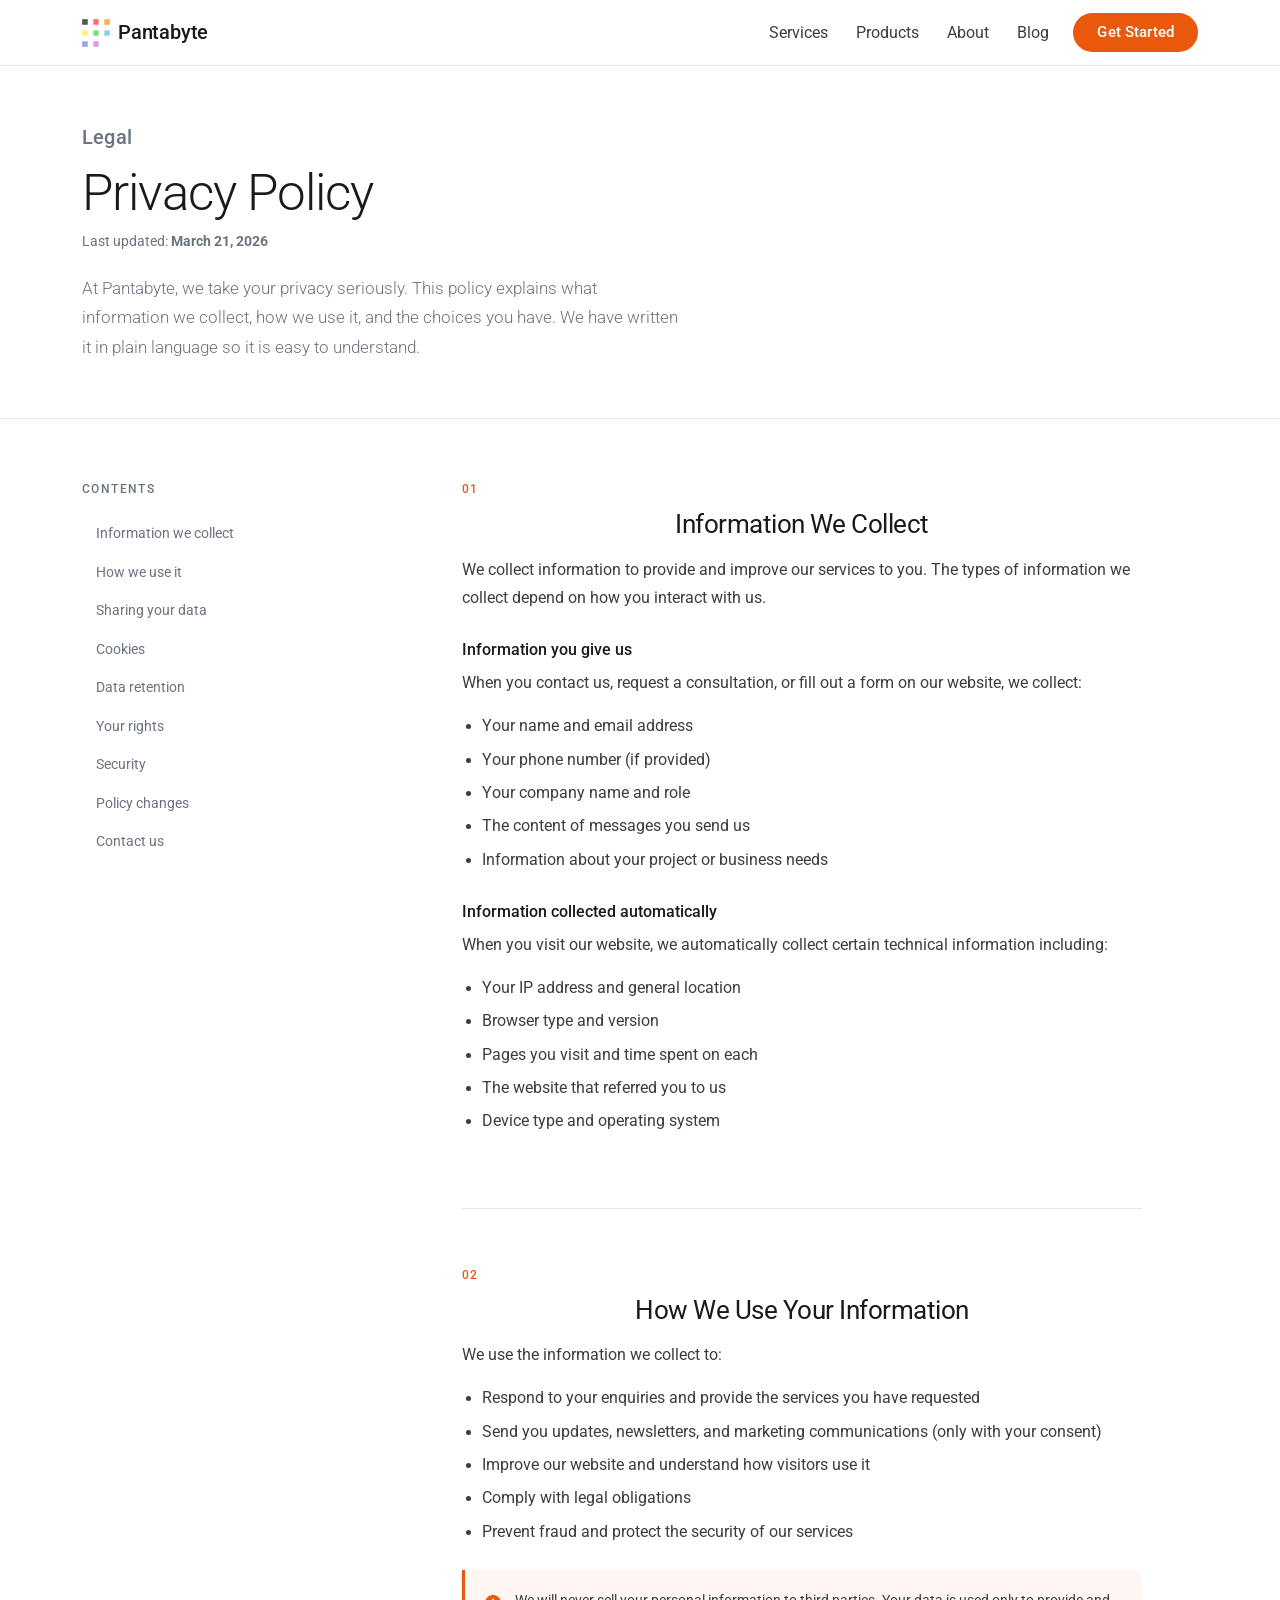
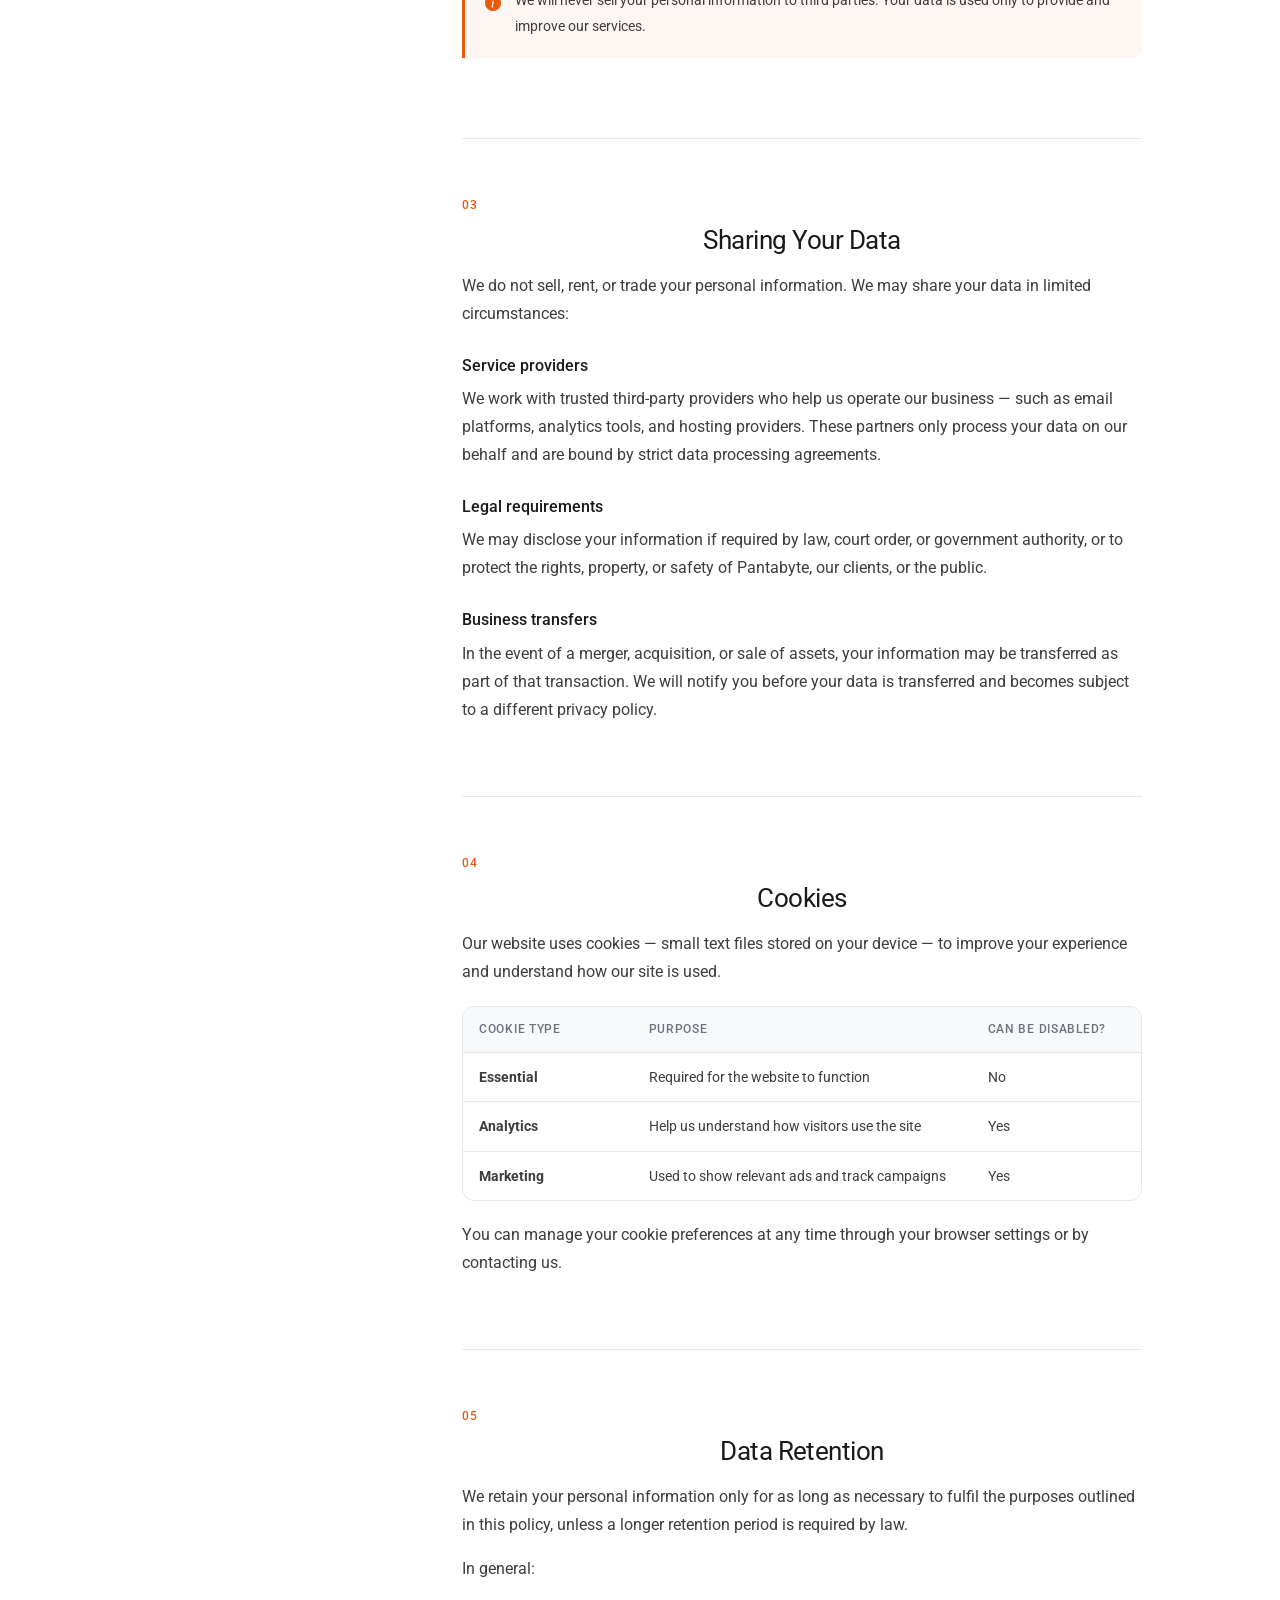
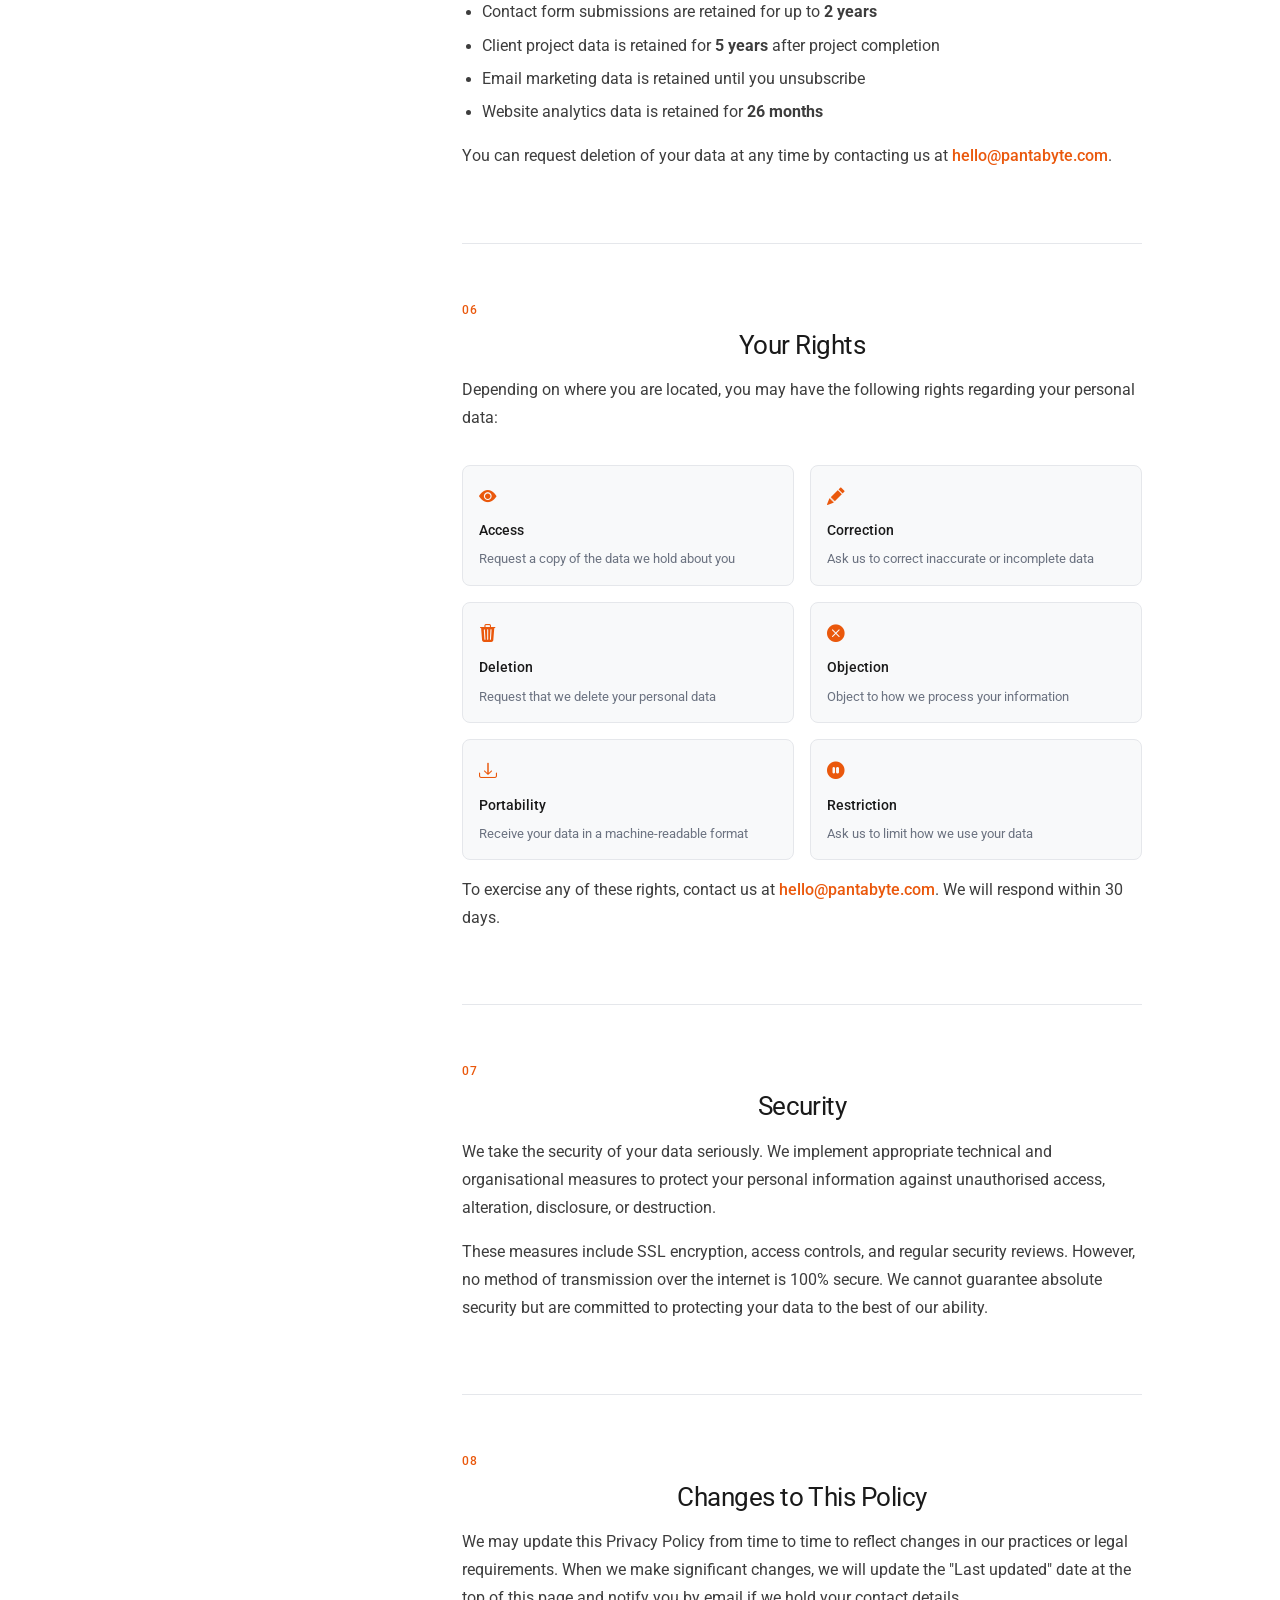
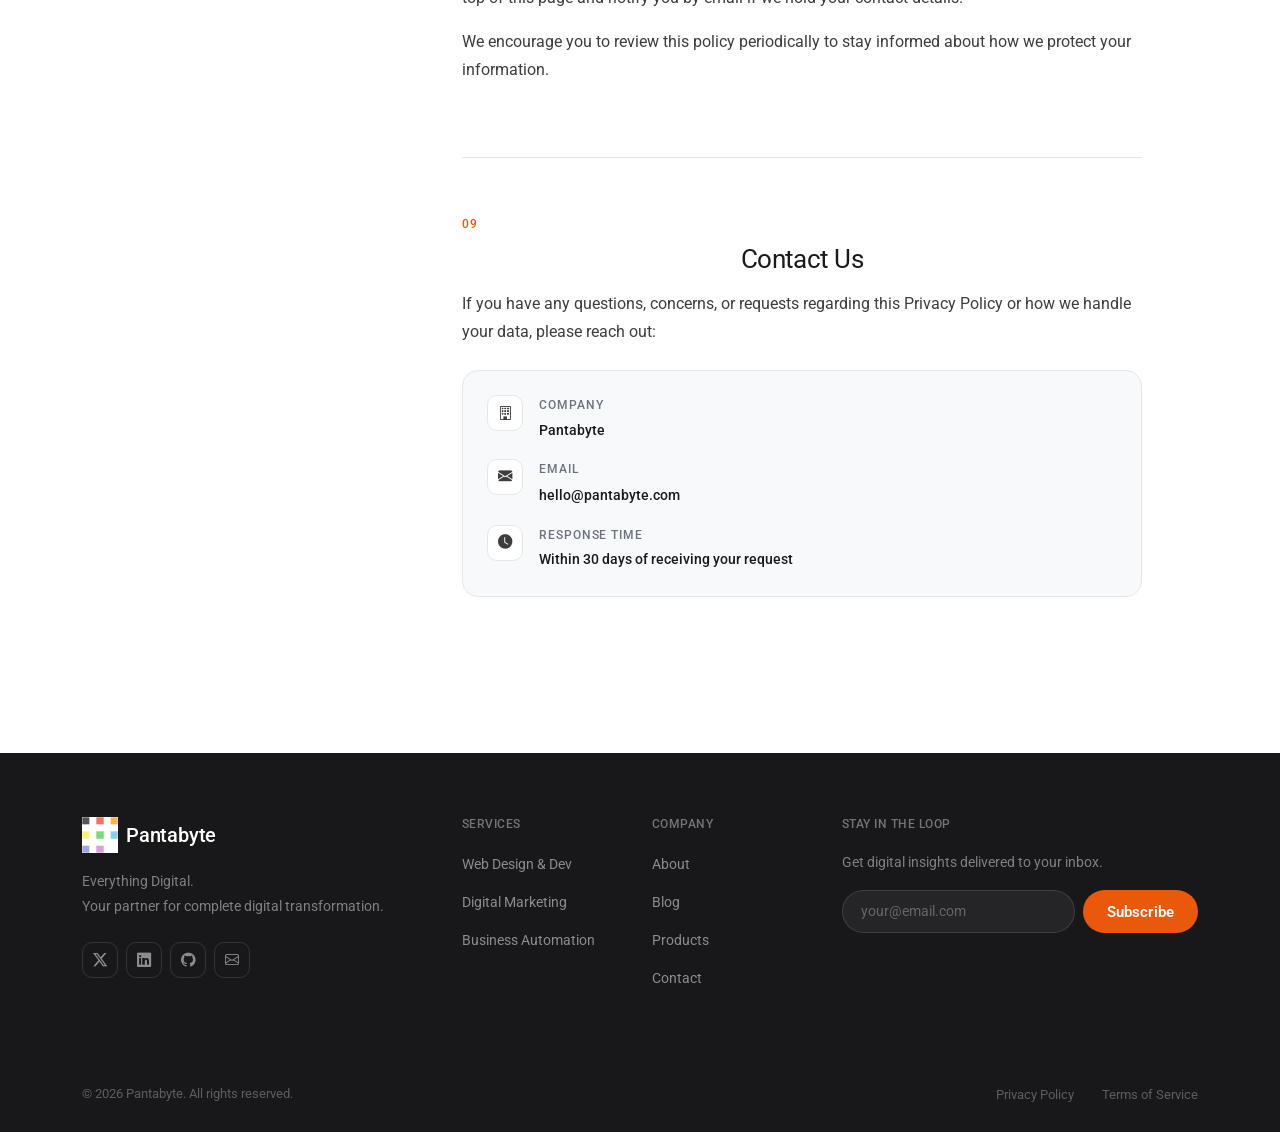
<file: privacy-policy.html>
<!doctype html>
<html lang="en">
  <head>
    <meta charset="UTF-8" />
    <meta name="viewport" content="width=device-width, initial-scale=1.0" />
    <title>Privacy Policy — Pantabyte</title>
    <meta
      name="description"
      content="Pantabyte's Privacy Policy — how we collect, use, and protect your data."
    />
    <link rel="icon" type="image/x-icon" href="assets/favicon.ico" />
    <link
      href="https://cdn.jsdelivr.net/npm/bootstrap@5.3.3/dist/css/bootstrap.min.css"
      rel="stylesheet"
    />
    <link
      href="https://cdn.jsdelivr.net/npm/bootstrap-icons@1.11.3/font/bootstrap-icons.min.css"
      rel="stylesheet"
    />
    <link
      href="https://fonts.googleapis.com/css2?family=Plus+Jakarta+Sans:ital,wght@0,300;0,400;0,500;0,600;0,700;0,800;1,300;1,400&display=swap"
      rel="stylesheet"
    />
    <link rel="stylesheet" href="style.css" />
    <link rel="stylesheet" href="privacy-policy.css" />
  </head>
  <body>
    <!-- Navbar -->
    <nav class="pb-nav navbar navbar-expand-lg">
      <div class="container-xl">
        <a
          href="index.html"
          class="navbar-brand d-flex align-items-center gap-2"
        >
          <img
            src="assets/images/Logo.png"
            alt="Pantabyte"
            class="pb-nav-logo"
          />
          <span class="pb-nav-brand">Pantabyte</span>
        </a>
        <button
          class="navbar-toggler border-0 shadow-none"
          type="button"
          data-bs-toggle="collapse"
          data-bs-target="#pbNav"
        >
          <i class="bi bi-list fs-2 pb-toggler-icon"></i>
        </button>
        <div class="collapse navbar-collapse" id="pbNav">
          <ul
            class="navbar-nav ms-auto align-items-lg-center gap-lg-1 mt-3 mt-lg-0"
          >
            <li class="nav-item">
              <a class="nav-link pb-nav-link" href="services.html">Services</a>
            </li>
            <li class="nav-item">
              <a class="nav-link pb-nav-link" href="products.html">Products</a>
            </li>
            <li class="nav-item">
              <a class="nav-link pb-nav-link" href="about.html">About</a>
            </li>
            <li class="nav-item">
              <a class="nav-link pb-nav-link" href="blog.html">Blog</a>
            </li>
            <li class="nav-item ms-lg-2 mt-2 mt-lg-0">
              <a
                href="contact.html"
                class="btn pb-btn-primary rounded-pill px-4 py-2"
                >Get Started</a
              >
            </li>
          </ul>
        </div>
      </div>
    </nav>

    <!-- Page header -->
    <div class="pb-legal-header">
      <div class="container-xl">
        <div class="row">
          <div class="col-lg-8">
            <p class="pb-label">Legal</p>
            <h1 class="pb-legal-title">Privacy Policy</h1>
            <p class="pb-legal-updated">
              Last updated: <strong>March 21, 2026</strong>
            </p>
            <p class="pb-legal-intro">
              At Pantabyte, we take your privacy seriously. This policy explains
              what information we collect, how we use it, and the choices you
              have. We have written it in plain language so it is easy to
              understand.
            </p>
          </div>
        </div>
      </div>
    </div>

    <!-- Content -->
    <div class="pb-legal-wrap">
      <div class="container-xl">
        <div class="row">
          <!-- TOC -->
          <div class="col-lg-3 d-none d-lg-block">
            <div class="pb-legal-toc">
              <div class="pb-toc-label">Contents</div>
              <ul class="pb-toc-list">
                <li>
                  <a href="#collect" class="pb-toc-link pb-toc-active"
                    >Information we collect</a
                  >
                </li>
                <li><a href="#use" class="pb-toc-link">How we use it</a></li>
                <li>
                  <a href="#share" class="pb-toc-link">Sharing your data</a>
                </li>
                <li><a href="#cookies" class="pb-toc-link">Cookies</a></li>
                <li>
                  <a href="#retention" class="pb-toc-link">Data retention</a>
                </li>
                <li><a href="#rights" class="pb-toc-link">Your rights</a></li>
                <li><a href="#security" class="pb-toc-link">Security</a></li>
                <li>
                  <a href="#changes" class="pb-toc-link">Policy changes</a>
                </li>
                <li>
                  <a href="#contact-us" class="pb-toc-link">Contact us</a>
                </li>
              </ul>
            </div>
          </div>

          <!-- Body -->
          <div class="col-lg-8 ms-lg-auto">
            <div class="pb-legal-body">
              <div class="pb-legal-section reveal" id="collect">
                <div class="pb-legal-section-num">01</div>
                <h2 class="pb-legal-h2">Information We Collect</h2>
                <p>
                  We collect information to provide and improve our services to
                  you. The types of information we collect depend on how you
                  interact with us.
                </p>
                <h3 class="pb-legal-h3">Information you give us</h3>
                <p>
                  When you contact us, request a consultation, or fill out a
                  form on our website, we collect:
                </p>
                <ul class="pb-legal-list">
                  <li>Your name and email address</li>
                  <li>Your phone number (if provided)</li>
                  <li>Your company name and role</li>
                  <li>The content of messages you send us</li>
                  <li>Information about your project or business needs</li>
                </ul>
                <h3 class="pb-legal-h3">Information collected automatically</h3>
                <p>
                  When you visit our website, we automatically collect certain
                  technical information including:
                </p>
                <ul class="pb-legal-list">
                  <li>Your IP address and general location</li>
                  <li>Browser type and version</li>
                  <li>Pages you visit and time spent on each</li>
                  <li>The website that referred you to us</li>
                  <li>Device type and operating system</li>
                </ul>
              </div>

              <div class="pb-legal-section reveal" id="use">
                <div class="pb-legal-section-num">02</div>
                <h2 class="pb-legal-h2">How We Use Your Information</h2>
                <p>We use the information we collect to:</p>
                <ul class="pb-legal-list">
                  <li>
                    Respond to your enquiries and provide the services you have
                    requested
                  </li>
                  <li>
                    Send you updates, newsletters, and marketing communications
                    (only with your consent)
                  </li>
                  <li>
                    Improve our website and understand how visitors use it
                  </li>
                  <li>Comply with legal obligations</li>
                  <li>
                    Prevent fraud and protect the security of our services
                  </li>
                </ul>
                <div class="pb-legal-callout">
                  <i class="bi bi-info-circle-fill"></i>
                  <p>
                    We will never sell your personal information to third
                    parties. Your data is used only to provide and improve our
                    services.
                  </p>
                </div>
              </div>

              <div class="pb-legal-section reveal" id="share">
                <div class="pb-legal-section-num">03</div>
                <h2 class="pb-legal-h2">Sharing Your Data</h2>
                <p>
                  We do not sell, rent, or trade your personal information. We
                  may share your data in limited circumstances:
                </p>
                <h3 class="pb-legal-h3">Service providers</h3>
                <p>
                  We work with trusted third-party providers who help us operate
                  our business — such as email platforms, analytics tools, and
                  hosting providers. These partners only process your data on
                  our behalf and are bound by strict data processing agreements.
                </p>
                <h3 class="pb-legal-h3">Legal requirements</h3>
                <p>
                  We may disclose your information if required by law, court
                  order, or government authority, or to protect the rights,
                  property, or safety of Pantabyte, our clients, or the public.
                </p>
                <h3 class="pb-legal-h3">Business transfers</h3>
                <p>
                  In the event of a merger, acquisition, or sale of assets, your
                  information may be transferred as part of that transaction. We
                  will notify you before your data is transferred and becomes
                  subject to a different privacy policy.
                </p>
              </div>

              <div class="pb-legal-section reveal" id="cookies">
                <div class="pb-legal-section-num">04</div>
                <h2 class="pb-legal-h2">Cookies</h2>
                <p>
                  Our website uses cookies — small text files stored on your
                  device — to improve your experience and understand how our
                  site is used.
                </p>
                <div class="pb-legal-table">
                  <div class="pb-lt-row pb-lt-header">
                    <div class="pb-lt-cell">Cookie Type</div>
                    <div class="pb-lt-cell">Purpose</div>
                    <div class="pb-lt-cell">Can be disabled?</div>
                  </div>
                  <div class="pb-lt-row">
                    <div class="pb-lt-cell"><strong>Essential</strong></div>
                    <div class="pb-lt-cell">
                      Required for the website to function
                    </div>
                    <div class="pb-lt-cell">No</div>
                  </div>
                  <div class="pb-lt-row">
                    <div class="pb-lt-cell"><strong>Analytics</strong></div>
                    <div class="pb-lt-cell">
                      Help us understand how visitors use the site
                    </div>
                    <div class="pb-lt-cell">Yes</div>
                  </div>
                  <div class="pb-lt-row">
                    <div class="pb-lt-cell"><strong>Marketing</strong></div>
                    <div class="pb-lt-cell">
                      Used to show relevant ads and track campaigns
                    </div>
                    <div class="pb-lt-cell">Yes</div>
                  </div>
                </div>
                <p>
                  You can manage your cookie preferences at any time through
                  your browser settings or by contacting us.
                </p>
              </div>

              <div class="pb-legal-section reveal" id="retention">
                <div class="pb-legal-section-num">05</div>
                <h2 class="pb-legal-h2">Data Retention</h2>
                <p>
                  We retain your personal information only for as long as
                  necessary to fulfil the purposes outlined in this policy,
                  unless a longer retention period is required by law.
                </p>
                <p>In general:</p>
                <ul class="pb-legal-list">
                  <li>
                    Contact form submissions are retained for up to
                    <strong>2 years</strong>
                  </li>
                  <li>
                    Client project data is retained for
                    <strong>5 years</strong> after project completion
                  </li>
                  <li>
                    Email marketing data is retained until you unsubscribe
                  </li>
                  <li>
                    Website analytics data is retained for
                    <strong>26 months</strong>
                  </li>
                </ul>
                <p>
                  You can request deletion of your data at any time by
                  contacting us at
                  <a href="mailto:hello@pantabyte.com" class="pb-legal-link"
                    >hello@pantabyte.com</a
                  >.
                </p>
              </div>

              <div class="pb-legal-section reveal" id="rights">
                <div class="pb-legal-section-num">06</div>
                <h2 class="pb-legal-h2">Your Rights</h2>
                <p>
                  Depending on where you are located, you may have the following
                  rights regarding your personal data:
                </p>
                <div class="row g-3 my-2">
                  <div class="col-sm-6">
                    <div class="pb-legal-right-card p-3 rounded-3">
                      <div class="pb-lrc-icon">
                        <i class="bi bi-eye-fill"></i>
                      </div>
                      <div class="pb-lrc-title">Access</div>
                      <div class="pb-lrc-desc">
                        Request a copy of the data we hold about you
                      </div>
                    </div>
                  </div>
                  <div class="col-sm-6">
                    <div class="pb-legal-right-card p-3 rounded-3">
                      <div class="pb-lrc-icon">
                        <i class="bi bi-pencil-fill"></i>
                      </div>
                      <div class="pb-lrc-title">Correction</div>
                      <div class="pb-lrc-desc">
                        Ask us to correct inaccurate or incomplete data
                      </div>
                    </div>
                  </div>
                  <div class="col-sm-6">
                    <div class="pb-legal-right-card p-3 rounded-3">
                      <div class="pb-lrc-icon">
                        <i class="bi bi-trash3-fill"></i>
                      </div>
                      <div class="pb-lrc-title">Deletion</div>
                      <div class="pb-lrc-desc">
                        Request that we delete your personal data
                      </div>
                    </div>
                  </div>
                  <div class="col-sm-6">
                    <div class="pb-legal-right-card p-3 rounded-3">
                      <div class="pb-lrc-icon">
                        <i class="bi bi-x-circle-fill"></i>
                      </div>
                      <div class="pb-lrc-title">Objection</div>
                      <div class="pb-lrc-desc">
                        Object to how we process your information
                      </div>
                    </div>
                  </div>
                  <div class="col-sm-6">
                    <div class="pb-legal-right-card p-3 rounded-3">
                      <div class="pb-lrc-icon">
                        <i class="bi bi-download"></i>
                      </div>
                      <div class="pb-lrc-title">Portability</div>
                      <div class="pb-lrc-desc">
                        Receive your data in a machine-readable format
                      </div>
                    </div>
                  </div>
                  <div class="col-sm-6">
                    <div class="pb-legal-right-card p-3 rounded-3">
                      <div class="pb-lrc-icon">
                        <i class="bi bi-pause-circle-fill"></i>
                      </div>
                      <div class="pb-lrc-title">Restriction</div>
                      <div class="pb-lrc-desc">
                        Ask us to limit how we use your data
                      </div>
                    </div>
                  </div>
                </div>
                <p class="mt-3">
                  To exercise any of these rights, contact us at
                  <a href="mailto:hello@pantabyte.com" class="pb-legal-link"
                    >hello@pantabyte.com</a
                  >. We will respond within 30 days.
                </p>
              </div>

              <div class="pb-legal-section reveal" id="security">
                <div class="pb-legal-section-num">07</div>
                <h2 class="pb-legal-h2">Security</h2>
                <p>
                  We take the security of your data seriously. We implement
                  appropriate technical and organisational measures to protect
                  your personal information against unauthorised access,
                  alteration, disclosure, or destruction.
                </p>
                <p>
                  These measures include SSL encryption, access controls, and
                  regular security reviews. However, no method of transmission
                  over the internet is 100% secure. We cannot guarantee absolute
                  security but are committed to protecting your data to the best
                  of our ability.
                </p>
              </div>

              <div class="pb-legal-section reveal" id="changes">
                <div class="pb-legal-section-num">08</div>
                <h2 class="pb-legal-h2">Changes to This Policy</h2>
                <p>
                  We may update this Privacy Policy from time to time to reflect
                  changes in our practices or legal requirements. When we make
                  significant changes, we will update the "Last updated" date at
                  the top of this page and notify you by email if we hold your
                  contact details.
                </p>
                <p>
                  We encourage you to review this policy periodically to stay
                  informed about how we protect your information.
                </p>
              </div>

              <div class="pb-legal-section reveal" id="contact-us">
                <div class="pb-legal-section-num">09</div>
                <h2 class="pb-legal-h2">Contact Us</h2>
                <p>
                  If you have any questions, concerns, or requests regarding
                  this Privacy Policy or how we handle your data, please reach
                  out:
                </p>
                <div class="pb-legal-contact-box p-4 rounded-4 mt-4">
                  <div class="d-flex align-items-start gap-3 mb-3">
                    <div class="pb-lcc-icon">
                      <i class="bi bi-building"></i>
                    </div>
                    <div>
                      <div class="pb-lcc-label">Company</div>
                      <div class="pb-lcc-value">Pantabyte</div>
                    </div>
                  </div>
                  <div class="d-flex align-items-start gap-3 mb-3">
                    <div class="pb-lcc-icon">
                      <i class="bi bi-envelope-fill"></i>
                    </div>
                    <div>
                      <div class="pb-lcc-label">Email</div>
                      <a
                        href="mailto:hello@pantabyte.com"
                        class="pb-legal-link pb-lcc-value"
                        >hello@pantabyte.com</a
                      >
                    </div>
                  </div>
                  <div class="d-flex align-items-start gap-3">
                    <div class="pb-lcc-icon">
                      <i class="bi bi-clock-fill"></i>
                    </div>
                    <div>
                      <div class="pb-lcc-label">Response time</div>
                      <div class="pb-lcc-value">
                        Within 30 days of receiving your request
                      </div>
                    </div>
                  </div>
                </div>
              </div>
            </div>
          </div>
        </div>
      </div>
    </div>

    <!-- Footer -->
    <footer class="pb-footer">
      <div class="container-xl">
        <div class="row gy-5 pb-5 pb-footer-border">
          <div class="col-lg-4">
            <div class="d-flex align-items-center gap-2 mb-3">
              <img
                src="assets/images/Logo.png"
                alt="Pantabyte"
                style="height: 36px"
              />
              <span class="pb-nav-brand" style="color: #fff">Pantabyte</span>
            </div>
            <p class="pb-footer-muted">
              Everything Digital.<br />Your partner for complete digital
              transformation.
            </p>
            <div class="d-flex gap-2 mt-4">
              <a href="#" class="pb-social"><i class="bi bi-twitter-x"></i></a>
              <a href="#" class="pb-social"><i class="bi bi-linkedin"></i></a>
              <a href="#" class="pb-social"><i class="bi bi-github"></i></a>
              <a href="mailto:hello@pantabyte.com" class="pb-social"
                ><i class="bi bi-envelope"></i
              ></a>
            </div>
          </div>
          <div class="col-6 col-lg-2">
            <h6 class="pb-footer-head">Services</h6>
            <ul class="list-unstyled pb-flinks">
              <li><a href="services.html">Web Design &amp; Dev</a></li>
              <li><a href="services.html">Digital Marketing</a></li>
              <li><a href="services.html">Business Automation</a></li>
            </ul>
          </div>
          <div class="col-6 col-lg-2">
            <h6 class="pb-footer-head">Company</h6>
            <ul class="list-unstyled pb-flinks">
              <li><a href="about.html">About</a></li>
              <li><a href="blog.html">Blog</a></li>
              <li><a href="products.html">Products</a></li>
              <li><a href="contact.html">Contact</a></li>
            </ul>
          </div>
          <div class="col-lg-4">
            <h6 class="pb-footer-head">Stay in the loop</h6>
            <p class="pb-footer-muted small mb-3">
              Get digital insights delivered to your inbox.
            </p>
            <div class="d-flex gap-2">
              <input
                type="email"
                class="form-control pb-footer-input"
                placeholder="your@email.com"
              />
              <button
                class="btn pb-btn-primary rounded-pill px-4 fw-semibold flex-shrink-0"
              >
                Subscribe
              </button>
            </div>
          </div>
        </div>
        <div
          class="d-flex flex-column flex-md-row justify-content-between align-items-center py-4"
        >
          <p class="mb-0 pb-footer-copy">
            &copy; <span id="year"></span> Pantabyte. All rights reserved.
          </p>
          <div class="mt-2 mt-md-0">
            <a href="privacy-policy.html" class="pb-footer-bl"
              >Privacy Policy</a
            >
            <a href="#" class="pb-footer-bl ms-4">Terms of Service</a>
          </div>
        </div>
      </div>
    </footer>

    <script src="https://cdn.jsdelivr.net/npm/bootstrap@5.3.3/dist/js/bootstrap.bundle.min.js"></script>
    <script src="script.js"></script>
  </body>
</html>
</file>
<file: style.css>
@import url("https://fonts.googleapis.com/css2?family=Google+Sans:wght@300;400;500;700&family=Roboto:ital,wght@0,300;0,400;0,500;0,700;1,300;1,400&display=swap");

/* Variables */
:root {
  --orange: #ea580c;
  --orange-lt: #f97316;
  --purple: #a855f7;
  --ink: #1a1a1a;
  --ink-2: #3d3d3d;
  --muted: #6b7280;
  --border: #e5e7eb;
  --surface: #f8f9fa;
  --white: #ffffff;
  --font: "Roboto", system-ui, sans-serif;
  --font-display: "Google Sans", "Roboto", system-ui, sans-serif;
}

/* Base */
*,
*::before,
*::after {
  box-sizing: border-box;
}
body {
  font-family: var(--font);
  color: var(--ink);
  background: var(--white);
  overflow-x: hidden;
  -webkit-font-smoothing: antialiased;
  font-weight: 400;
  font-size: 1rem;
  line-height: 1.75;
  letter-spacing: 0em;
}
.py-7 {
  padding-top: 6rem !important;
  padding-bottom: 6rem !important;
}
.object-fit-cover {
  object-fit: cover;
}

/* Navbar */
.pb-nav-link {
  position: relative;
  padding-bottom: 4px;
}

.pb-nav-link::after {
  content: "";
  position: absolute;
  bottom: 0;
  left: 50%;
  transform: translateX(-50%);
  width: 0;
  height: 2px;
  background-color: currentColor;
  border-radius: 2px;
  transition: width 0.25s ease;
}

.pb-nav-link.active::after {
  width: 70%;
}

@media (max-width: 991.98px) {
  .pb-nav-link::after {
    display: none;
  }
}

.pb-nav {
  position: fixed;
  top: 0;
  left: 0;
  right: 0;
  z-index: 1050;
  background: rgba(255, 255, 255, 0.94);
  backdrop-filter: blur(20px);
  -webkit-backdrop-filter: blur(20px);
  border-bottom: 1px solid var(--border);
  padding-top: 0;
  padding-bottom: 0;
  min-height: 64px;
}

.pb-nav .container-xl {
  min-height: 64px;
  display: flex;
  align-items: center;
  flex-wrap: wrap;
  padding-top: 10px;
  padding-bottom: 10px;
}
.pb-gcard-link {
  display: inline-flex;
  align-items: center;
  gap: 6px;
  font-family: var(--font-display);
  font-size: 0.875rem;
  font-weight: 500;
  color: var(--ink);
  flex-shrink: 0;
  /* margin-top: 2px; */
  transition:
    color 0.2s,
    gap 0.2s;
}
.pb-gcard:hover .pb-gcard-link {
  color: var(--orange);
  gap: 10px;
}
.pb-nav-logo {
  height: 28px;
}
.pb-nav-brand {
  font-family: var(--font-display);
  font-weight: 500;
  font-size: 1.25rem;
  color: var(--ink);
  letter-spacing: -0.01em;
}
.pb-nav-link {
  color: var(--ink-2) !important;
  font-family: var(--font);
  font-size: 1rem;
  font-weight: 400;
  letter-spacing: 0em;
  padding: 6px 12px !important;
  border-radius: 100px;
}
.pb-nav-link:hover {
  color: var(--ink) !important;
  background: var(--surface);
}
.pb-toggler-icon {
  color: var(--ink);
}

/* Buttons */
.pb-btn-primary {
  background: var(--orange);
  border: none;
  color: var(--white);
  font-family: var(--font-display);
  font-weight: 500;
  font-size: 0.925rem;
  letter-spacing: 0.01em;
}
.pb-btn-primary-about-cta {
  background: var(--orange);
  border: none;
  color: var(--white);
  font-family: var(--font-display);
  font-weight: 500;
  font-size: 0.925rem;
  margin-top: 10px;
  margin-bottom: 20px;
  letter-spacing: 0.01em;
}

.pb-btn-primary:hover,
.pb-btn-primary-about-cta:hover,
.pb-btn-primary:focus {
  background: var(--orange-lt);
  color: var(--white);
}
.pb-btn-ghost {
  background: rgba(255, 255, 255, 0.1);
  border: 1.5px solid rgba(255, 255, 255, 0.4);
  color: var(--white);
  font-family: var(--font-display);
  font-weight: 500;
  font-size: 0.925rem;
  letter-spacing: 0.01em;
  backdrop-filter: blur(8px);
}
.pb-btn-ghost:hover {
  background: rgba(255, 255, 255, 0.18);
  border-color: rgba(255, 255, 255, 0.7);
  color: var(--white);
}
.pb-btn-white {
  background: var(--white);
  border: none;
  color: var(--ink);
  font-family: var(--font-display);
  font-weight: 500;
  letter-spacing: 0.01em;
}
.pb-btn-white:hover {
  background: #f1f3f4;
  color: var(--ink);
}
.pb-btn-ghost-w {
  background: transparent;
  border: 1.5px solid rgba(255, 255, 255, 0.4);
  color: var(--white);
  font-family: var(--font-display);
  font-weight: 500;
  letter-spacing: 0.01em;
}
.pb-btn-ghost-w:hover {
  background: rgba(255, 255, 255, 0.1);
  border-color: rgba(255, 255, 255, 0.7);
  color: var(--white);
}
.pb-btn-ghost-h {
  background: transparent;
  border: 1.5px solid rgba(255, 255, 255, 0.4);
  color: var(--white);
  font-family: var(--font-display);
  font-weight: 500;
  letter-spacing: 0.01em;
}
.pb-btn-ghost-h:hover {
  background: rgba(255, 255, 255, 0.1);
  border-color: rgba(255, 255, 255, 0.7);
  color: var(--white);
}
.pb-btn-outline {
  background: transparent;
  border: 1.5px solid var(--border);
  color: var(--ink);
  font-family: var(--font-display);
  font-weight: 500;
  font-size: 0.925rem;
  letter-spacing: 0.01em;
}
.pb-btn-outline:hover {
  border-color: #bdc1c6;
  background: var(--surface);
  color: var(--ink);
}

/* Sections — shared */

.pb-section {
  padding: 55px 0;
}
.pb-section-white {
  background: var(--white);
}
.pb-section-gray {
  background: var(--surface);
}
.pb-label {
  font-family: var(--font-display);
  font-size: 1.25rem;
  font-weight: 500;
  letter-spacing: 0.01em;
  text-transform: none;
  color: var(--muted);
  margin-bottom: 10px;
}
.pb-label-light {
  color: rgba(255, 255, 255, 0.65);
}
.pb-h2 {
  font-family: var(--font-display);
  font-size: clamp(2rem, 3.5vw, 2.75rem);
  font-weight: 400;
  letter-spacing: -0.02em;
  line-height: 1.1;
  color: var(--ink);
  margin-bottom: 0;
}
.pb-h2 em {
  font-family: var(--font-display);
  font-style: normal;
  font-weight: 400;
  color: var(--ink);
}
.pb-section-sub {
  font-family: var(--font);
  font-size: 1.125rem;
  color: var(--muted);
  line-height: 1.75;
  font-weight: 400;
  letter-spacing: 0em;
  max-width: 420px;
}

/* cards grid */

.pb-card-h {
  font-family: var(--font-display);
  font-size: clamp(1.5rem, 2.2vw, 1.875rem);
  font-weight: 500;
  letter-spacing: -0.02em;
  line-height: 1.2;
  color: var(--ink);
  margin-bottom: 12px;
}
.pb-card-h-sm {
  font-family: var(--font-display);
  font-size: 1.5rem;
  font-weight: 500;
  letter-spacing: -0.015em;
  line-height: 1.2;
  color: var(--ink);
  margin-bottom: 10px;
}
.pb-card-p {
  font-family: var(--font);
  font-size: 1rem;
  color: var(--muted);
  line-height: 1.75;
  letter-spacing: 0em;
  margin-bottom: 20px;
}
.pb-card-p-sm {
  font-family: var(--font);
  font-size: 1rem;
  color: var(--muted);
  line-height: 1.75;
  letter-spacing: 0em;
  margin-bottom: 20px;
}
.pb-chip {
  display: inline-block;
  background: var(--surface);
  border: 1px solid var(--border);
  color: var(--ink-2);
  font-size: 0.72rem;
  font-weight: 600;
  padding: 4px 12px;
  border-radius: 100px;
}
.pb-card-link {
  font-size: 0.875rem;
  font-weight: 700;
  color: var(--ink);
  text-decoration: none;
}
.pb-card-link:hover {
  color: var(--orange);
}
.pb-card-link .bi {
  font-size: 0.9rem;
}

/* CTA section */
.pb-cta-section {
  position: relative;
  background: linear-gradient(
    135deg,
    var(--orange) 0%,
    #c2410c 40%,
    var(--purple) 100%
  );
  overflow: hidden;
}
.pb-cta-dots {
  position: absolute;
  inset: 0;
  background-image: radial-gradient(
    rgba(255, 255, 255, 0.07) 1px,
    transparent 1px
  );
  background-size: 26px 26px;
  pointer-events: none;
}
.pb-cta-h {
  font-family: var(--font-display);
  font-size: clamp(2rem, 3.5vw, 2.75rem);
  font-weight: 400;
  letter-spacing: -0.02em;
  line-height: 1.08;
  color: var(--white);
  margin-bottom: 18px;
}
.pb-cta-h em {
  font-family: var(--font-display);
  font-style: normal;
  font-weight: 400;
}
.pb-cta-sub {
  font-family: var(--font);
  font-size: 1.125rem;
  color: rgba(255, 255, 255, 0.78);
  max-width: 480px;
  margin: 0 auto 36px;
  line-height: 1.75;
  font-weight: 300;
  letter-spacing: 0em;
}
.pb-cta-email {
  font-family: var(--font);
  font-size: 0.875rem;
  color: rgba(255, 255, 255, 0.65);
  margin-bottom: 0;
}
.pb-cta-email a {
  color: var(--white);
  font-weight: 500;
  text-decoration: none;
  border-bottom: 1px solid rgba(255, 255, 255, 0.4);
}
.pb-cta-email a:hover {
  border-color: var(--white);
}

/* Footer */
.pb-footer {
  background: #18181b;
  color: var(--white);
  padding-top: 64px;
  padding-bottom: 0 !important;
}
.pb-footer-top {
  padding-bottom: 48px;
  border-bottom: 1px solid rgba(255, 255, 255, 0.08);
}
.pb-footer-head {
  font-family: var(--font);
  font-size: 0.75rem;
  font-weight: 500;
  letter-spacing: 0.04em;
  text-transform: uppercase;
  color: rgba(255, 255, 255, 0.4);
  margin-bottom: 18px;
}
.pb-footer-muted {
  font-family: var(--font);
  font-weight: 400;
  color: rgba(255, 255, 255, 0.45);
  line-height: 1.75;
  font-size: 0.875rem;
}
.pb-flinks {
  display: flex;
  flex-direction: column;
  gap: 10px;
}
.pb-flinks a {
  font-family: var(--font);
  font-weight: 400;
  color: rgba(255, 255, 255, 0.5);
  text-decoration: none;
  font-size: 0.875rem;
}
.pb-flinks a:hover {
  color: var(--orange-lt);
}
.pb-social {
  display: inline-flex;
  align-items: center;
  justify-content: center;
  width: 36px;
  height: 36px;
  border: 1px solid rgba(255, 255, 255, 0.12);
  border-radius: 10px;
  color: rgba(255, 255, 255, 0.5);
  text-decoration: none;
  font-size: 0.9rem;
}
.pb-social:hover {
  background: var(--orange);
  border-color: var(--orange);
  color: var(--white);
}
.pb-footer-input {
  background: rgba(255, 255, 255, 0.06) !important;
  border: 1px solid rgba(255, 255, 255, 0.12) !important;
  color: var(--white) !important;
  border-radius: 100px !important;
  padding: 10px 18px !important;
  font-size: 0.875rem;
}
.pb-footer-input::placeholder {
  color: rgba(255, 255, 255, 0.3);
}
.pb-footer-input:focus {
  outline: none;
  box-shadow: none !important;
  border-color: rgba(234, 88, 12, 0.5) !important;
}
.pb-footer-bottom {
  display: flex;
  align-items: center;
  justify-content: space-between;
  padding: 20px 0;
  flex-wrap: wrap;
  gap: 12px;
}
.pb-footer-copy {
  font-family: var(--font);
  font-weight: 400;
  font-size: 0.8rem;
  color: rgba(255, 255, 255, 0.3);
  margin-bottom: 0;
}
.pb-footer-bottom-links {
  display: flex;
  align-items: center;
  gap: 24px;
}
.pb-footer-bl {
  font-family: var(--font);
  font-weight: 400;
  font-size: 0.8rem;
  color: rgba(255, 255, 255, 0.3);
  text-decoration: none;
}
.pb-footer-bl:hover {
  color: var(--white);
}

/* Page header — inner pages */
.pb-page-header {
  padding: 120px 0 64px;
  background: var(--white);
  border-bottom: 1px solid var(--border);
}
.pb-page-title {
  font-family: var(--font-display);
  font-size: clamp(2.2rem, 4vw, 3.25rem);
  font-weight: 300;
  letter-spacing: -0.02em;
  line-height: 1.08;
  color: var(--ink);
  margin-bottom: 16px;
}
.pb-page-sub {
  font-family: var(--font);
  font-size: 1.125rem;
  color: var(--muted);
  max-width: 480px;
  line-height: 1.75;
  font-weight: 300;
  letter-spacing: 0em;
  margin-bottom: 40px;
}

/* Bento grid */

.page-wrap {
  max-width: 1100px;
  margin: 10px auto 32px;
  padding: 0 12px;
}

.bento-grid {
  display: grid;
  grid-template-columns: 1fr 1fr;
  grid-template-rows: repeat(3, minmax(120px, auto));
  gap: 14px;
}

.bento-card {
  border-radius: 7px;
  padding: 26px 24px 22px;
  display: flex;
  flex-direction: column;
  align-items: center;
  text-align: center;
}

.card-search {
  /* grid-column: 1; */
  grid-row: 1 / span 2;
  background: rgba(59, 130, 246, 0.12);
}

.card-works {
  /* grid-column: 2; */
  grid-row: 1;
  background: rgba(234, 88, 12, 0.1);
  justify-content: center;
}

.card-ai {
  grid-column: 1;
  grid-row: 3;
  background: rgba(168, 85, 247, 0.12);
  justify-content: center;
}

.card-lens {
  grid-column: 2;
  grid-row: 2 / span 2;
  justify-content: center;
  background: rgba(234, 88, 12, 0.07);
}

.media-frame {
  width: 100%;
  max-width: 426px;
  border-radius: 13px;
  overflow: hidden;
  background: transparent;
  margin-bottom: 22px;
}

.media-frame img {
  display: block;
  width: 100%;
  height: auto;
  object-fit: cover;
  aspect-ratio: 16 / 9;
}

.media-search {
  background: transparent;
}

.media-search img {
  width: 70%;
  aspect-ratio: 1 / 1;
  border-radius: 30px;
  margin: 8px auto 0;
}

.media-lens {
  max-width: 330px;
}

.media-lens img {
  aspect-ratio: 16 / 9;
}

.bento-card h3 {
  margin: 0 0 10px;
  font-size: 0.875rem;
  letter-spacing: normal;
  font-weight: 500;
}

.bento-card p {
  margin: 0;
  max-width: 86%;
  font-size: 1.25rem;
  line-height: 1.35;
  font-weight: 400;
}

.bento-card a {
  margin-top: 10px;
  color: var(--orange-lt);
  line-height: 0;
  text-decoration: none;
}

.bento-card a svg {
  width: 24px;
  height: 24px;
  fill: currentColor;
}

.card-works p,
.card-ai p,
.card-lens p {
  max-width: 84%;
}

.hero-headline {
  font-family: var(--font-display);
  font-size: 52px;
  font-weight: 400;
  line-height: 1.18;
  letter-spacing: -0.5px;
  color: #202124;
  max-width: 820px;
  margin: 0 auto;
}

@media (max-width: 768px) {
  .hero-headline {
    font-size: 36px;
  }
}

@media (max-width: 480px) {
  .hero-headline {
    font-size: 28px;
  }
}

.pb-as-label {
  font-family: var(--font);
  font-size: 0.72rem;
  font-weight: 500;
  letter-spacing: 0.14em;
  text-transform: uppercase;
  color: var(--muted);
  margin-bottom: 16px;
}
.pb-as-h1 {
  font-family: var(--font-display);
  font-size: clamp(2.6rem, 5vw, 4rem);
  font-weight: 300;
  letter-spacing: -0.02em;
  line-height: 1.08;
  color: var(--ink);
  margin-bottom: 28px;
}
.pb-as-h1 em {
  font-style: normal;
  font-weight: 300;
}
.pb-as-lead {
  font-family: var(--font);
  font-size: 1.2rem;
  color: var(--muted);
  line-height: 1.75;
  font-weight: 300;
  letter-spacing: 0em;
  margin-bottom: 0;
}
.pb-as-img-full {
  margin: 72px 0;
}
.pb-as-img-full img {
  width: 100%;
  height: 480px;
  object-fit: cover;
  display: block;
  filter: brightness(0.88);
}

.pb-as-p {
  font-family: var(--font);
  font-size: 1.05rem;
  color: var(--ink-2);
  line-height: 1.82;
  letter-spacing: 0em;
  margin-bottom: 20px;
}
.pb-as-divider {
  border: none;
  border-top: 1px solid var(--border);
  margin: 56px 0 0;
}
.pb-as-img-offset {
  background-color: #f8f9fae9;
  padding-top: 30px;
  padding-bottom: 30px;
  margin: 72px 0;
}
.pb-as-img-offset img {
  height: 380px;
  object-fit: cover;
  filter: brightness(0.88);
}
.pb-as-img-caption {
  padding: 0 0 0 48px;
}

.pb-as-service-row:first-of-type {
  border-top: 1px solid var(--border);
}

h2 {
  font-size: 2rem;
  font-weight: 700;
  text-align: center;
  margin-bottom: 40px;
}

.card-bottom {
  width: 100%;
  border-top: 1px solid #eee;
  margin-top: 18px;
  padding-top: 12px;
  text-align: center;
  font-size: 0.78rem;
  color: #999;
}

.c-card {
  flex: 0 0 auto;
  width: 320px;
  background: #fff;
  border: 1px solid #dadce0;
  border-radius: 16px;
  padding: 24px 20px 20px;
  cursor: default;
  display: flex;
  flex-direction: column;
  align-items: center;
  justify-self: center;
  transition:
    box-shadow 0.2s ease,
    transform 0.2s ease,
    border-color 0.2s ease;
  user-select: none;
}

.c-card:hover {
  box-shadow: 0 4px 18px rgba(0, 0, 0, 0.1);
  transform: translateY(-2px);
  border-color: #bdc1c6;
}

.profile-img {
  width: 80px;
  height: 80px;
  border-radius: 50%;
  object-fit: cover;
  margin-bottom: 16px;
}

.c-card-icon img {
  width: 80px;
  height: 80px;
  border-radius: 50%;
}

.icon-blue {
  background: #e8f0fe;
}
.icon-red {
  background: #fce8e6;
}
.icon-green {
  background: #e6f4ea;
}
.icon-yellow {
  background: #fef7e0;
}

.c-card-title {
  font-family: var(--font-display);
  font-size: 15px;
  font-weight: 500;
  color: #202124;
  margin-bottom: 6px;
  line-height: 1.3;
}
.c-card-role {
  font-family: var(--font);
  font-size: 15px;
  font-style: italic;
  font-weight: 500;
  color: #202124;
  margin-bottom: 6px;
  line-height: 1.3;
}

.c-card-tag {
  display: inline-block;
  margin-top: 14px;
  font-family: "Google Sans", sans-serif;
  font-size: 11px;
  font-weight: 500;
  padding: 4px 10px;
  border-radius: 100px;
}

.tag-blue {
  background: #e8f0fe;
  color: #1a65d6;
}
.tag-red {
  background: #fce8e6;
  color: #c5221f;
}
.tag-green {
  background: #e6f4ea;
  color: #137333;
}
.tag-yellow {
  background: #fef7e0;
  color: #b06000;
}

/* Animations */
@keyframes fadeUp {
  from {
    opacity: 0;
    transform: translateY(30px);
  }
  to {
    opacity: 1;
    transform: translateY(0);
  }
}

.pb-page-header {
  animation: fadeUp 0.8s ease both 0.1s;
}
.pb-products-header {
  animation: fadeUp 0.8s ease both 0.1s;
}
.pb-legal-header {
  animation: fadeUp 0.8s ease both 0.1s;
}
.pb-post-header {
  animation: fadeUp 0.8s ease both 0.1s;
}
.pb-about-simple {
  animation: fadeUp 0.8s ease both 0.1s;
}
.pb-contact-box {
  animation: fadeUp 0.8s ease both 0.2s;
}

/* Scroll reveal */
.reveal {
  opacity: 0;
  transform: translateY(24px);
  transition:
    opacity 0.8s ease,
    transform 0.8s ease;
}
.reveal.in-view {
  opacity: 1;
  transform: none;
}
.reveal-d1 {
  transition-delay: 0.15s;
}
.reveal-d2 {
  transition-delay: 0.3s;
}
.reveal-d3 {
  transition-delay: 0.45s;
}
</file>
<file: home.css>
/* ── Hero ── */
.pb-hero-wrap {
  background: var(--white);
}

.pb-hero {
  position: relative;
  min-height: 640px;
  background: url("assets/images/Hero.jpg") center / cover no-repeat;
  overflow: hidden;
  display: flex;
  align-items: center;
}
.pb-h2 {
  font-family: var(--font-display);
  font-size: clamp(2rem, 3.5vw, 2.75rem);
  font-weight: 400;
  letter-spacing: -0.02em;
  line-height: 1.1;
  color: var(--ink);
  margin-bottom: 0;
}
.pb-h2 em {
  font-family: var(--font-display);
  font-style: normal;
  font-weight: 400;
  color: var(--ink);
}
.pb-section-sub {
  font-family: var(--font);
  font-size: 1.125rem;
  color: var(--muted);
  line-height: 1.75;
  font-weight: 400;
  letter-spacing: 0em;
  text-align: center;
  max-width: 420px;
}
.pb-label {
  font-family: var(--font-display);
  font-size: 1.25rem;
  font-weight: 500;
  letter-spacing: 0.01em;
  text-transform: none;
  color: var(--muted);
  margin-bottom: 10px;
}
.pb-label-light {
  color: rgba(255, 255, 255, 0.65);
}
.pb-section {
  padding: 55px 0;
}
.pb-hero-overlay {
  position: absolute;
  inset: 0;
  background: rgba(12, 10, 9, 0.62);
  z-index: 1;
}

.pb-hero .container-xl {
  padding-top: 40px;
}

.pb-scroll-hint {
  position: absolute;
  bottom: 24px;
  left: 50%;
  transform: translateX(-50%);
  z-index: 3;
  color: rgba(255, 255, 255, 0.4);
  font-size: 1rem;
  cursor: pointer;
  animation: bounce 1.5s infinite;
}

@keyframes bounce {
  0%,
  100% {
    transform: translateX(-50%) translateY(0);
  }
  50% {
    transform: translateX(-50%) translateY(8px);
  }
}

.pb-eyebrow {
  display: inline-block;
  font-family: var(--font);
  font-size: 1.275rem;
  font-weight: 400;
  letter-spacing: 0.01em;
  text-transform: none;
  color: rgba(255, 255, 255, 0.55);
  margin-bottom: 16px;
}

.pb-hero-h1 {
  font-family: var(--font-display);
  font-size: clamp(2.6rem, 5vw, 4rem);
  font-weight: 300;
  line-height: 1.08;
  letter-spacing: -0.02em;
  -webkit-font-smoothing: antialiased;
  text-rendering: optimizeLegibility;
  color: var(--white);
  margin-bottom: 18px;
}

.pb-hero-h1 .highlight {
  font-family: var(--font-display);
  font-weight: 300;
  font-style: normal;
  color: var(--white);
}

.pb-hero-desc {
  font-family: var(--font);
  font-size: 1.25rem;
  color: rgba(255, 255, 255, 0.68);
  max-width: 560px;
  margin: 0 auto 26px;
  line-height: 1.75;
  font-weight: 400;
}

/* ── Services cards grid ── */
.pb-featured-cards-grid {
  display: grid;
  grid-template-columns: repeat(3, 1fr);
  gap: 16px;
  padding: 0 16px;
}

.pb-gcard {
  display: flex;
  flex-direction: column;
  background: var(--white);
  border-radius: 9px;
  overflow: hidden;
  text-decoration: none;
  color: inherit;
  border: 1px solid var(--border);
  transition:
    box-shadow 0.22s ease,
    transform 0.22s ease;
}

.pb-gcard:hover {
  box-shadow: 0 4px 6px -4px rgba(0, 0, 0, 0.423);
  color: inherit;
}

.pb-gcard-featured {
  grid-column: 1 / -1;
  flex-direction: row;
}

.pb-gcard-img {
  overflow: hidden;
  flex-shrink: 0;
}

.pb-gcard-img img {
  width: 100%;
  height: 100%;
  object-fit: cover;
  display: block;
  transition: transform 0.4s ease;
}

.pb-gcard:hover .pb-gcard-img img {
  transform: scale(1.09);
}

.pb-gcard-featured .pb-gcard-img {
  width: 46%;
  min-height: 340px;
}

.pb-gcard:not(.pb-gcard-featured) .pb-gcard-img {
  height: 200px;
  width: 100%;
}

.pb-gcard-body {
  padding: 28px 28px 50px;
  display: flex;
  flex-direction: column;
  flex: 1;
}

.pb-gcard-cat {
  font-family: var(--font);
  font-size: 0.78rem;
  font-weight: 500;
  letter-spacing: 0.06em;
  text-transform: uppercase;
  color: var(--orange);
  margin-bottom: 10px;
  display: block;
}

.pb-gcard-title-row {
  display: flex;
  align-items: center;
  justify-content: space-between;
  margin-bottom: 10px;
}

.pb-gcard-cat-row {
  display: flex;
  align-items: center;
  justify-content: space-between;
  margin-bottom: 10px;
}

.pb-gcard-title {
  font-family: var(--font-display);
  font-size: 1.15rem;
  font-weight: 500;
  line-height: 1.35;
  letter-spacing: -0.01em;
  color: var(--ink);
  flex: 1;
  margin-bottom: 0;
}

.pb-gcard-featured .pb-gcard-title {
  font-size: 1.5rem;
}

.pb-gcard-link {
  display: inline-flex;
  align-items: center;
  gap: 6px;
  font-family: var(--font-display);
  font-size: 0.875rem;
  font-weight: 500;
  color: var(--ink);
  flex-shrink: 0;
  transition:
    color 0.2s,
    gap 0.2s;
}

.pb-gcard:hover .pb-gcard-link {
  color: var(--orange);
  gap: 10px;
}

/* ── Why choose ── */
.pb-why-grid {
  display: grid;
  grid-template-columns: 1fr 1fr;
  border: 1px solid var(--border);
  border-radius: 20px;
  overflow: hidden;
  background: var(--white);
}

.pb-why-cell {
  border-right: 1px solid var(--border);
  border-bottom: 1px solid var(--border);
  background: var(--white);
  transition: background 0.2s;
}

.pb-why-cell:hover {
  background: var(--surface);
}

.pb-why-cell:nth-child(even) {
  border-right: none;
}

.pb-why-cell-nb {
  border-bottom: none;
}

.pb-wi {
  width: 42px;
  height: 42px;
  background: var(--surface);
  border: 1px solid var(--border);
  border-radius: 12px;
  display: flex;
  align-items: center;
  justify-content: center;
  color: var(--ink-2);
  font-size: 1rem;
}

.pb-wh {
  font-family: var(--font-display);
  font-size: 1.25rem;
  font-weight: 500;
  letter-spacing: -0.01em;
  color: var(--ink);
  margin-bottom: 6px;
}

.pb-wp {
  font-family: var(--font);
  font-size: 1rem;
  color: var(--muted);
  line-height: 1.75;
  letter-spacing: 0em;
  margin-bottom: 0;
}

/* ── Animations ── */
.pb-eyebrow {
  animation: fadeUp 0.6s ease both 0.1s;
}
.pb-hero-h1 {
  animation: fadeUp 0.6s ease both 0.25s;
}
.pb-hero-desc {
  animation: fadeUp 0.6s ease both 0.4s;
}
.pb-hero-btns {
  animation: fadeUp 0.6s ease both 0.55s;
}

/* ── Responsive ── */
@media (max-width: 991px) {
  .pb-featured-cards-grid {
    grid-template-columns: 1fr;
  }
  .pb-gcard-featured {
    flex-direction: column;
  }
  .pb-gcard-featured .pb-gcard-img {
    width: 100%;
    min-height: 220px;
  }
  .pb-why-grid {
    grid-template-columns: 1fr;
  }
  .pb-why-cell {
    border-right: none;
  }
  .pb-why-cell-nb {
    border-bottom: 1px solid var(--border);
  }
  .pb-why-cell:last-child {
    border-bottom: none;
  }
}

@media (min-width: 768px) and (max-width: 991px) {
  .pb-featured-cards-grid {
    grid-template-columns: 1fr 1fr;
  }
  .pb-gcard-featured {
    grid-column: 1 / -1;
    flex-direction: row;
  }
  .pb-gcard-featured .pb-gcard-img {
    width: 46%;
    min-height: 280px;
  }
  /* .pb-section-sub {
    text-align: center;
  } */
}

@media (max-width: 768px) {
  .pb-hero-h1 {
    letter-spacing: -0.03em;
  }
  .pb-feat-img {
    min-height: 200px;
  }
  .pb-featured-cards-grid {
    grid-template-columns: 1fr;
    gap: 12px;
  }
}
</file>
<file: contact.css>
.pb-product-category-contact {
  margin-top: 100px;
}

.pb-contact-cat-title {
  font-family: var(--font);
  font-size: 3rem;
  line-height: 1.1666666667;
  font-weight: 400;
  letter-spacing: -0.5px;
  text-align: center;
  color: var(--ink);
  margin-top: 30px;
  padding-bottom: 7px;
}

.pb-contact-sub {
  font-family: var(--font);
  font-size: 1rem;
  line-height: 1.5;
  font-weight: 400;
  letter-spacing: 0.1px;
  margin-top: 0px;
  margin-bottom: 40px;
  text-align: center;
}

/* ── Bento grid contact ── */
.bento-grid-contact {
  display: grid;
  grid-template-columns: repeat(2, 1fr);
  gap: 16px;
  max-width: 1200px;
  margin: 0 auto;
}

.bento-card-contact {
  min-height: 320px;
  border-radius: 12px;
  padding: 40px 24px;
  display: flex;
  flex-direction: column;
  justify-content: center;
  align-items: center;
  text-align: center;
  height: 100%;
}

.bento-card-contact h3 {
  font-family: var(--font-display);
  font-size: 0.875rem;
  line-height: 1.71429;
  font-weight: 500;
  letter-spacing: 0.5px;
  text-transform: uppercase;
}

.bento-card-contact p {
  font-family: var(--font-display);
  font-size: 1.25rem;
  line-height: 1.4;
  font-weight: 400;
  letter-spacing: normal;
}

/* Bento contact colors */
.pb-bento-contact-card-search {
  background: rgba(59, 130, 246, 0.12);
}
.pb-bento-contact-card-works {
  background: rgba(234, 88, 12, 0.1);
  justify-content: center;
}
.pb-bento-contact-card-ai {
  background: rgba(168, 85, 247, 0.12);
  justify-content: center;
}
.pb-bento-contact-card-lens {
  justify-content: center;
  background: rgba(234, 88, 12, 0.07);
}

/* pb-bento-contact overrides */
.pb-bento-contact .card-search {
  background: rgba(70, 101, 202, 0.115);
}
.pb-bento-contact .card-works {
  background: rgba(174, 70, 179, 0.12);
}
.pb-bento-contact .card-ai {
  background: rgba(41, 161, 97, 0.1);
}
.pb-bento-contact .card-lens {
  background: rgba(138, 153, 50, 0.12);
}

/* ── Cards grid (businesses section) ── */
.cards-grid {
  display: grid;
  grid-template-columns: repeat(4, 1fr);
  gap: 16px;
  max-width: 1200px;
  margin: 0 auto;
  padding-bottom: 60px;
}

.card-header {
  margin-top: 80px;
  margin-bottom: 40px;
  font-family: var(--font-display);
  font-size: 2rem;
  line-height: 1.2857142857;
  font-weight: 400;
  letter-spacing: normal;
}

.card {
  border: 1px solid #e0e0e0;
  border-radius: 12px;
  padding: 24px 20px 20px;
  display: flex;
  flex-direction: column;
  justify-content: space-between;
  min-height: 160px;
  cursor: pointer;
  transition: box-shadow 0.2s;
}

.card:hover {
  box-shadow: 0 2px 12px rgba(0, 0, 0, 0.08);
}

.card h3 {
  font-size: 0.95rem;
  font-weight: 500;
  color: #1a1a1a;
  line-height: 1.5;
}

.card-link {
  align-self: flex-end;
  margin-top: 16px;
  color: #1a73e8;
  text-decoration: none;
  display: inline-flex;
}

/* ── Contact form box ── */
.pb-contact-box {
  background: var(--white);
  border: 1px solid var(--border);
  width: 68%;
  margin: 40px auto !important;
  animation: fadeUp 0.8s ease both 0.2s;
}

/* ── Left form column ── */
.pb-contact-left {
  display: flex;
  flex-direction: column;
  justify-content: center;
  padding: 40px 48px !important;
  border-right: 1px solid var(--border);
  border-left: none;
}

/* ── Right bento column ── */
.pb-contact-right {
  display: flex !important;
  align-items: center;
  justify-content: center;
  padding: 32px 32px !important;
  background: #f8f9fa;
}

.pb-contact-right .page-wrap {
  margin: 0;
  padding: 0;
  width: 100%;
  height: 100%;
}

.pb-contact-right .bento-grid-contact {
  gap: 10px;
  height: 100%;
}

.pb-contact-right .bento-card-contact {
  min-height: 0;
  height: 100%;
  padding: 16px 14px;
  justify-content: center;
}

.pb-contact-right .bento-card-contact h3 {
  font-size: 0.7rem;
  margin-bottom: 6px;
}

.pb-contact-right .bento-card-contact p {
  font-size: 0.82rem;
  line-height: 1.4;
  margin-bottom: 8px;
}

/* ── Form styles ── */
.pb-form-title {
  font-family: var(--font-display);
  font-size: clamp(1.4rem, 2.5vw, 1.8rem);
  font-weight: 400;
  letter-spacing: -0.025em;
  line-height: 1.1;
  color: var(--ink);
  text-align: left;
}

.pb-form-sub {
  font-family: var(--font);
  font-size: 0.82rem;
  color: var(--muted);
  line-height: 1.75;
  letter-spacing: 0em;
  margin-bottom: 12px !important;
}

.pb-form-label {
  display: block;
  font-family: var(--font);
  font-size: 0.78rem;
  font-weight: 500;
  color: var(--ink-2);
  margin-bottom: 4px;
}

.pb-input {
  font-family: var(--font);
  font-size: 0.85rem !important;
  color: var(--ink);
  background: var(--surface) !important;
  border: 1px solid var(--border) !important;
  border-radius: 10px !important;
  padding: 8px 12px !important;
}

.pb-input:focus {
  box-shadow: none !important;
  border-color: var(--orange) !important;
  background: var(--white) !important;
}

.pb-input::placeholder {
  color: #b0b7c3;
}

.pb-input-icon-wrap {
  position: relative;
}

.pb-input-icon {
  position: absolute;
  left: 13px;
  top: 50%;
  transform: translateY(-50%);
  color: var(--muted);
  font-size: 0.8rem;
  z-index: 5;
  pointer-events: none;
}

.pb-input-icon-pad {
  padding-left: 32px !important;
}

.pb-input[rows] {
  min-height: 80px;
}

.pb-contact-left .btn-lg {
  font-size: 0.9rem;
  padding: 10px 20px !important;
}

.pb-contact-left .d-flex.flex-column.gap-3 {
  gap: 0.6rem !important;
}

/* ── Responsive ── */
@media (max-width: 1200px) {
  .pb-contact-box {
    width: 85%;
  }
  .pb-contact-left,
  .pb-contact-right {
    padding: 32px 36px !important;
  }
}

@media (max-width: 992px) {
  .pb-contact-box {
    width: 90%;
  }
  .pb-contact-left,
  .pb-contact-right {
    padding: 28px 24px !important;
  }
  .pb-contact-left {
    border-right: none;
    border-bottom: 1px solid var(--border);
  }
  .pb-contact-right {
    padding: 24px !important;
  }
  .pb-contact-right .bento-grid-contact {
    grid-template-columns: 1fr 1fr;
    height: auto;
  }
  .pb-contact-right .bento-card-contact {
    height: auto;
    min-height: 100px;
  }
  .bento-grid-contact {
    grid-template-columns: 1fr;
    grid-template-rows: auto;
  }
}

@media (max-width: 768px) {
  .pb-contact-cat-title {
    font-size: 1.5rem;
    text-align: center;
    padding: 0 12px;
  }
  .cards-grid {
    grid-template-columns: repeat(2, 1fr);
  }
}

@media (max-width: 576px) {
  .pb-contact-box {
    width: 95%;
    margin: 20px auto !important;
  }
  .pb-contact-left,
  .pb-contact-right {
    padding: 24px 16px !important;
  }
  .pb-contact-right .bento-grid-contact {
    grid-template-columns: 1fr;
  }
}

@media (max-width: 480px) {
  .cards-grid {
    grid-template-columns: 1fr;
  }
}
</file>
<file: our-story.css>
/* ── Main wrapper ── */
.pb-about-simple {
  padding-top: 100px;
  padding-bottom: 100px;
  animation: fadeUp 0.8s ease both 0.1s;
}

/* ── Section headings ── */
.pb-as-h2 {
  font-family: var(--font-display);
  font-size: clamp(1.6rem, 3vw, 2.2rem);
  font-weight: 400;
  letter-spacing: -0.025em;
  color: var(--ink);
  margin-top: 56px;
  margin-bottom: 20px;
}

/* ── Body text ── */
.pb-as-p {
  font-family: var(--font);
  font-size: 1.05rem;
  color: var(--ink-2);
  line-height: 1.82;
  letter-spacing: 0em;
  margin-bottom: 20px;
}

/* ── Divider ── */
.pb-as-divider {
  border: none;
  border-top: 1px solid var(--border);
  margin: 56px 0 0;
}

/* ── Services list ── */
.pb-as-service-row {
  display: flex;
  align-items: center;
  gap: 16px;
  padding: 20px 0;
  border-bottom: 1px solid var(--border);
}

.pb-as-service-row:first-of-type {
  border-top: 1px solid var(--border);
}

.pb-as-service-icon {
  width: 40px;
  height: 40px;
  border-radius: 11px;
  background: var(--surface);
  border: 1px solid var(--border);
  display: flex;
  align-items: center;
  justify-content: center;
  color: var(--ink-2);
  font-size: 1rem;
  flex-shrink: 0;
}

.pb-as-service-name {
  font-family: var(--font-display);
  font-size: 0.95rem;
  font-weight: 500;
  color: var(--ink);
  margin-bottom: 2px;
}

.pb-as-service-desc {
  font-family: var(--font);
  font-size: 0.85rem;
  color: var(--muted);
}

.pb-as-service-link {
  width: 32px;
  height: 32px;
  border-radius: 50%;
  border: 1px solid var(--border);
  display: flex;
  align-items: center;
  justify-content: center;
  color: var(--muted);
  text-decoration: none;
  flex-shrink: 0;
  font-size: 0.85rem;
  transition: all 0.2s;
}

.pb-as-service-link:hover {
  background: var(--orange);
  border-color: var(--orange);
  color: var(--white);
}

/* ── CTA buttons ── */
.pb-as-cta-btns {
  margin-top: 32px;
}

/* ── Responsive ── */
@media (max-width: 768px) {
  .pb-about-simple {
    padding-top: 80px;
    padding-bottom: 60px;
  }

  .pb-as-h2 {
    margin-top: 36px;
    margin-bottom: 14px;
  }
}
</file>
<file: privacy-policy.css>
/* ── Page header ── */
.pb-legal-header {
  padding: 120px 0 56px;
  background: var(--white);
  border-bottom: 1px solid var(--border);
  animation: fadeUp 0.8s ease both 0.1s;
}

.pb-legal-title {
  font-family: var(--font-display);
  font-size: clamp(2.2rem, 4vw, 3.25rem);
  font-weight: 300;
  letter-spacing: -0.02em;
  line-height: 1.08;
  color: var(--ink);
  margin-bottom: 10px;
}

.pb-legal-updated {
  font-family: var(--font);
  font-size: 0.85rem;
  color: var(--muted);
  margin-bottom: 20px;
}

.pb-legal-intro {
  font-family: var(--font);
  font-size: 1.05rem;
  color: var(--muted);
  max-width: 600px;
  line-height: 1.75;
  font-weight: 300;
  letter-spacing: 0em;
  margin-bottom: 0;
}

/* ── Content wrap ── */
.pb-legal-wrap {
  padding: 60px 0 100px;
  background: var(--white);
}

/* ── Table of contents ── */
.pb-legal-toc {
  position: sticky;
  top: 100px;
}

.pb-toc-label {
  font-family: var(--font);
  font-size: 0.72rem;
  font-weight: 500;
  letter-spacing: 0.12em;
  text-transform: uppercase;
  color: var(--muted);
  margin-bottom: 16px;
}

.pb-toc-list {
  list-style: none;
  padding: 0;
  margin: 0;
  display: flex;
  flex-direction: column;
  gap: 2px;
}

.pb-toc-link {
  display: block;
  font-family: var(--font);
  font-size: 0.875rem;
  color: var(--muted);
  text-decoration: none;
  padding: 6px 12px;
  border-radius: 8px;
  border-left: 2px solid transparent;
  transition: all 0.2s;
}

.pb-toc-link:hover {
  color: var(--ink);
  background: var(--surface);
}

.pb-toc-active {
  color: var(--orange) !important;
  border-left-color: var(--orange) !important;
  background: rgba(234, 88, 12, 0.05) !important;
  font-weight: 500;
}

/* ── Legal body ── */
.pb-legal-body {
  max-width: 680px;
}

.pb-legal-section {
  padding-bottom: 56px;
  margin-bottom: 56px;
  border-bottom: 1px solid var(--border);
}

.pb-legal-section:last-child {
  border-bottom: none;
  margin-bottom: 0;
}

.pb-legal-section-num {
  font-family: var(--font);
  font-size: 0.72rem;
  font-weight: 500;
  letter-spacing: 0.12em;
  color: var(--orange);
  margin-bottom: 10px;
}

.pb-legal-h2 {
  font-family: var(--font-display);
  font-size: 1.6rem;
  font-weight: 400;
  letter-spacing: -0.02em;
  color: var(--ink);
  margin-bottom: 16px;
}

.pb-legal-h3 {
  font-family: var(--font-display);
  font-size: 1rem;
  font-weight: 500;
  color: var(--ink);
  margin-top: 28px;
  margin-bottom: 10px;
}

.pb-legal-body p {
  font-family: var(--font);
  font-size: 0.975rem;
  color: var(--ink-2);
  line-height: 1.8;
  letter-spacing: 0em;
  margin-bottom: 16px;
}

.pb-legal-list {
  padding-left: 20px;
  margin-bottom: 16px;
}

.pb-legal-list li {
  font-family: var(--font);
  font-size: 0.975rem;
  color: var(--ink-2);
  line-height: 1.75;
  margin-bottom: 6px;
}

.pb-legal-link {
  color: var(--orange);
  text-decoration: none;
  font-weight: 500;
}

.pb-legal-link:hover {
  color: var(--orange-lt);
}

/* ── Callout ── */
.pb-legal-callout {
  display: flex;
  gap: 14px;
  align-items: flex-start;
  background: rgba(234, 88, 12, 0.05);
  border-left: 3px solid var(--orange);
  border-radius: 0 10px 10px 0;
  padding: 18px 20px;
  margin: 24px 0;
}

.pb-legal-callout i {
  color: var(--orange);
  font-size: 1rem;
  flex-shrink: 0;
  margin-top: 2px;
}

.pb-legal-callout p {
  margin-bottom: 0 !important;
  font-size: 0.9rem;
  color: var(--ink-2);
}

/* ── Cookie table ── */
.pb-legal-table {
  border: 1px solid var(--border);
  border-radius: 12px;
  overflow: hidden;
  margin: 20px 0;
}

.pb-lt-row {
  display: grid;
  grid-template-columns: 1fr 2fr 1fr;
  border-bottom: 1px solid var(--border);
}

.pb-lt-row:last-child {
  border-bottom: none;
}

.pb-lt-header {
  background: var(--surface);
}

.pb-lt-cell {
  padding: 12px 16px;
  font-size: 0.875rem;
  color: var(--ink-2);
}

.pb-lt-header .pb-lt-cell {
  font-size: 0.75rem;
  font-weight: 500;
  letter-spacing: 0.06em;
  text-transform: uppercase;
  color: var(--muted);
}

/* ── Rights cards ── */
.pb-legal-right-card {
  background: var(--surface);
  border: 1px solid var(--border);
  display: flex;
  flex-direction: column;
  gap: 6px;
}

.pb-lrc-icon {
  font-size: 1.1rem;
  color: var(--orange);
}

.pb-lrc-title {
  font-family: var(--font-display);
  font-size: 0.9rem;
  font-weight: 500;
  color: var(--ink);
}

.pb-lrc-desc {
  font-family: var(--font);
  font-size: 0.8rem;
  color: var(--muted);
  line-height: 1.5;
}

/* ── Contact box ── */
.pb-legal-contact-box {
  background: var(--surface);
  border: 1px solid var(--border);
}

.pb-lcc-icon {
  width: 36px;
  height: 36px;
  background: var(--white);
  border: 1px solid var(--border);
  border-radius: 10px;
  display: flex;
  align-items: center;
  justify-content: center;
  color: var(--ink-2);
  font-size: 0.9rem;
  flex-shrink: 0;
}

.pb-lcc-label {
  font-family: var(--font);
  font-size: 0.72rem;
  font-weight: 500;
  letter-spacing: 0.08em;
  text-transform: uppercase;
  color: var(--muted);
  margin-bottom: 2px;
}

.pb-lcc-value {
  font-family: var(--font-display);
  font-size: 0.9rem;
  font-weight: 500;
  color: var(--ink);
}
</file>
